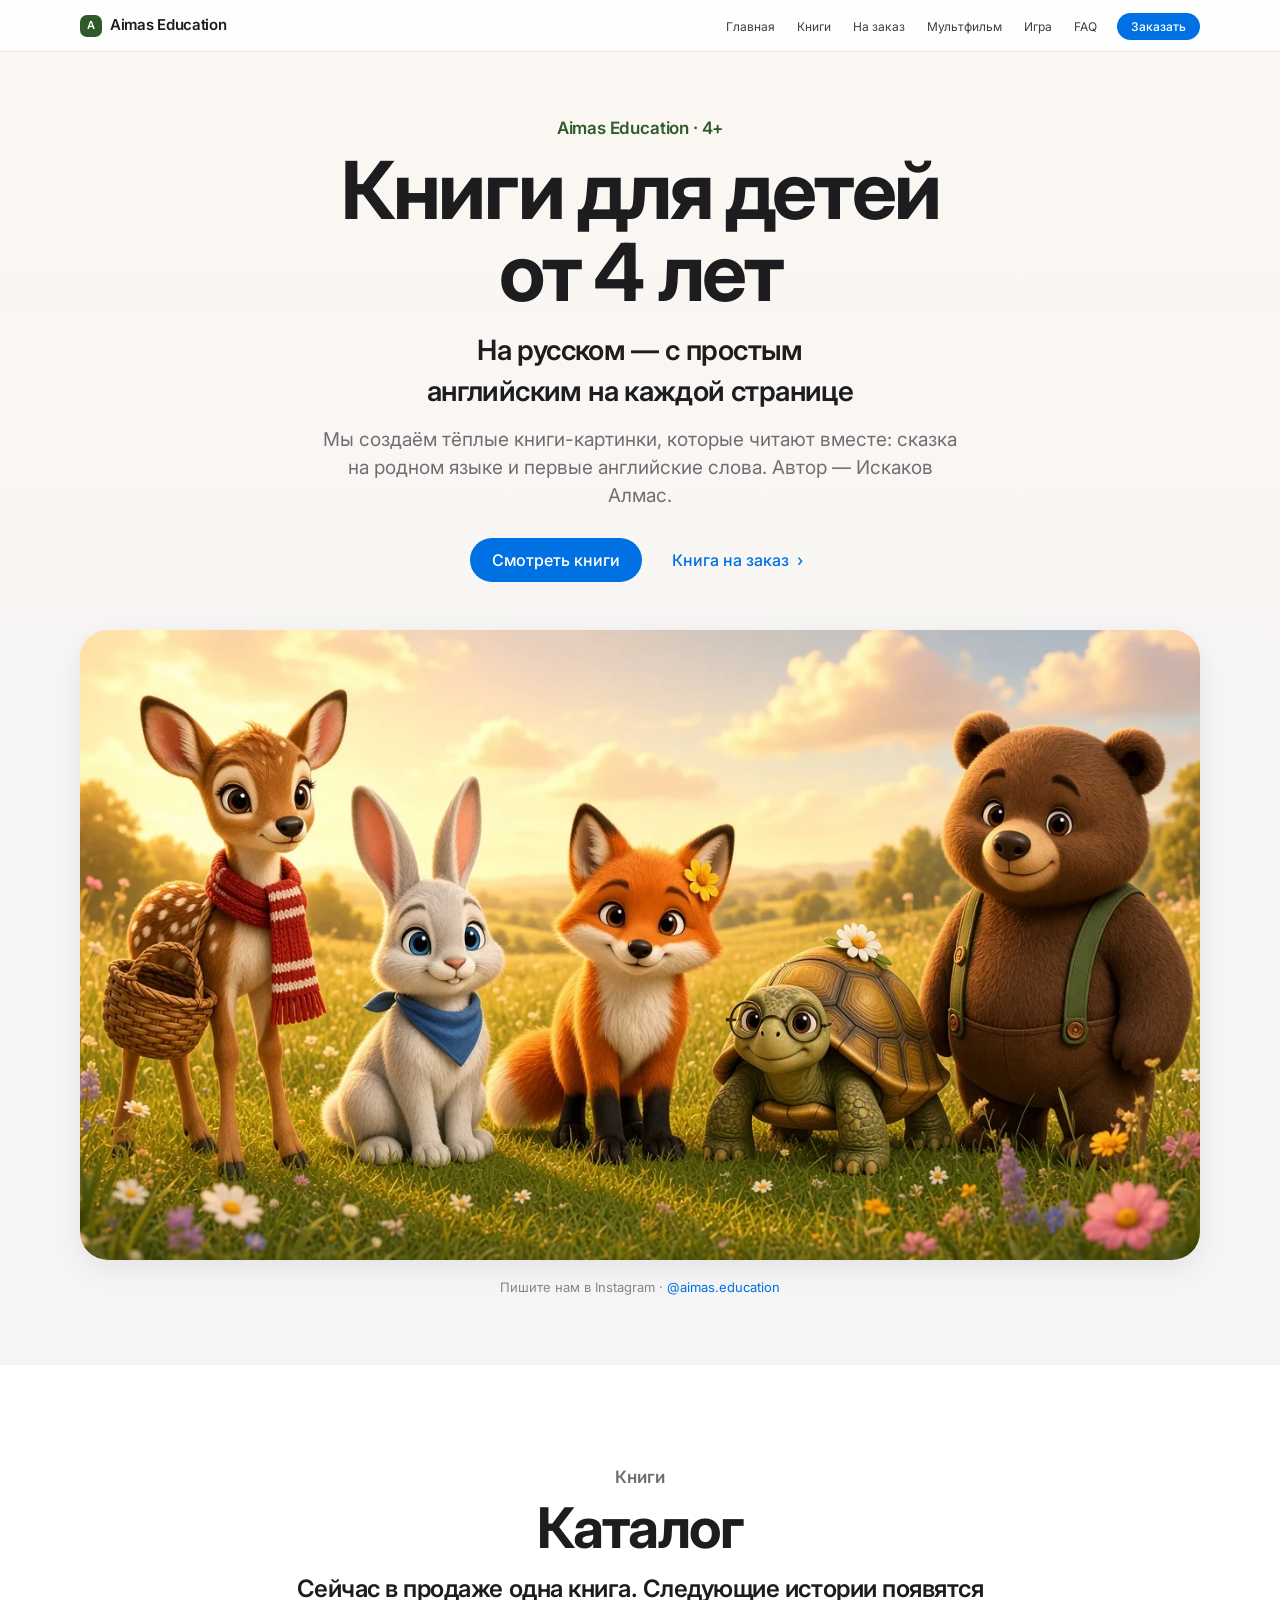
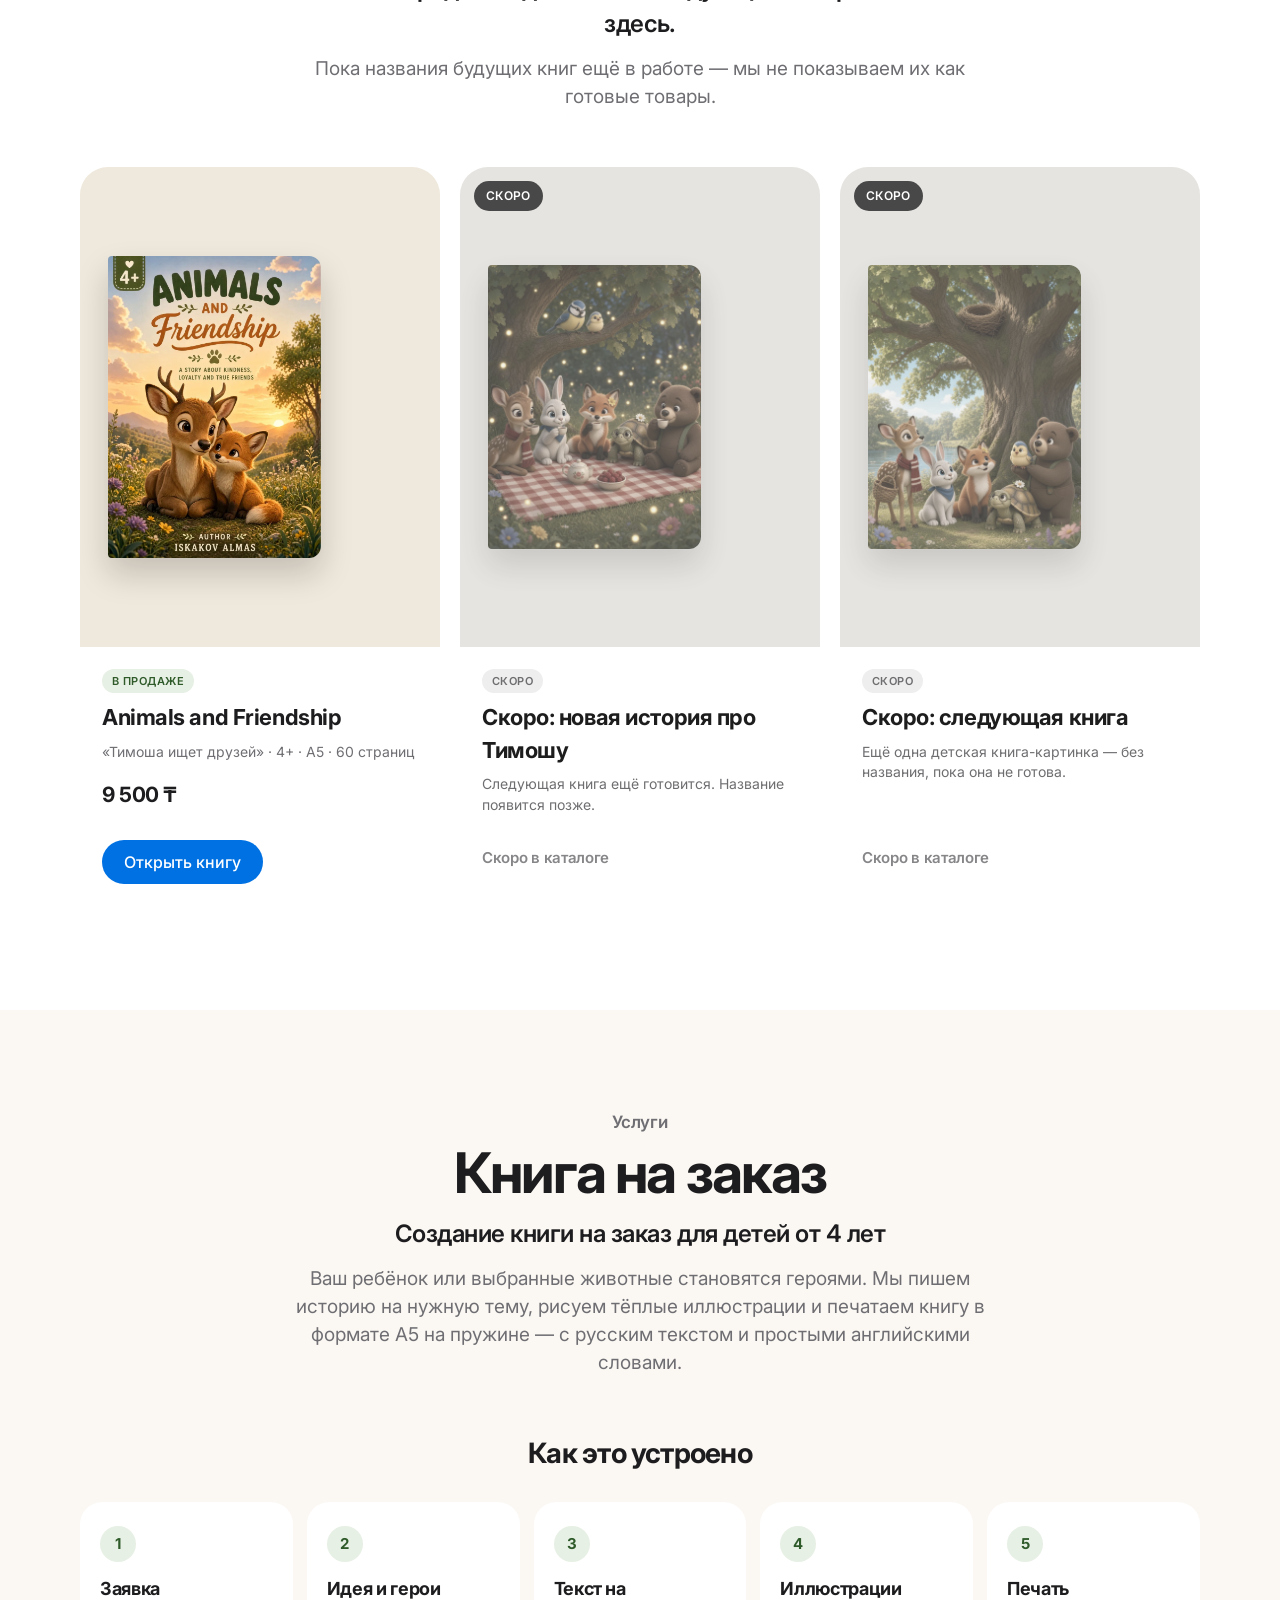
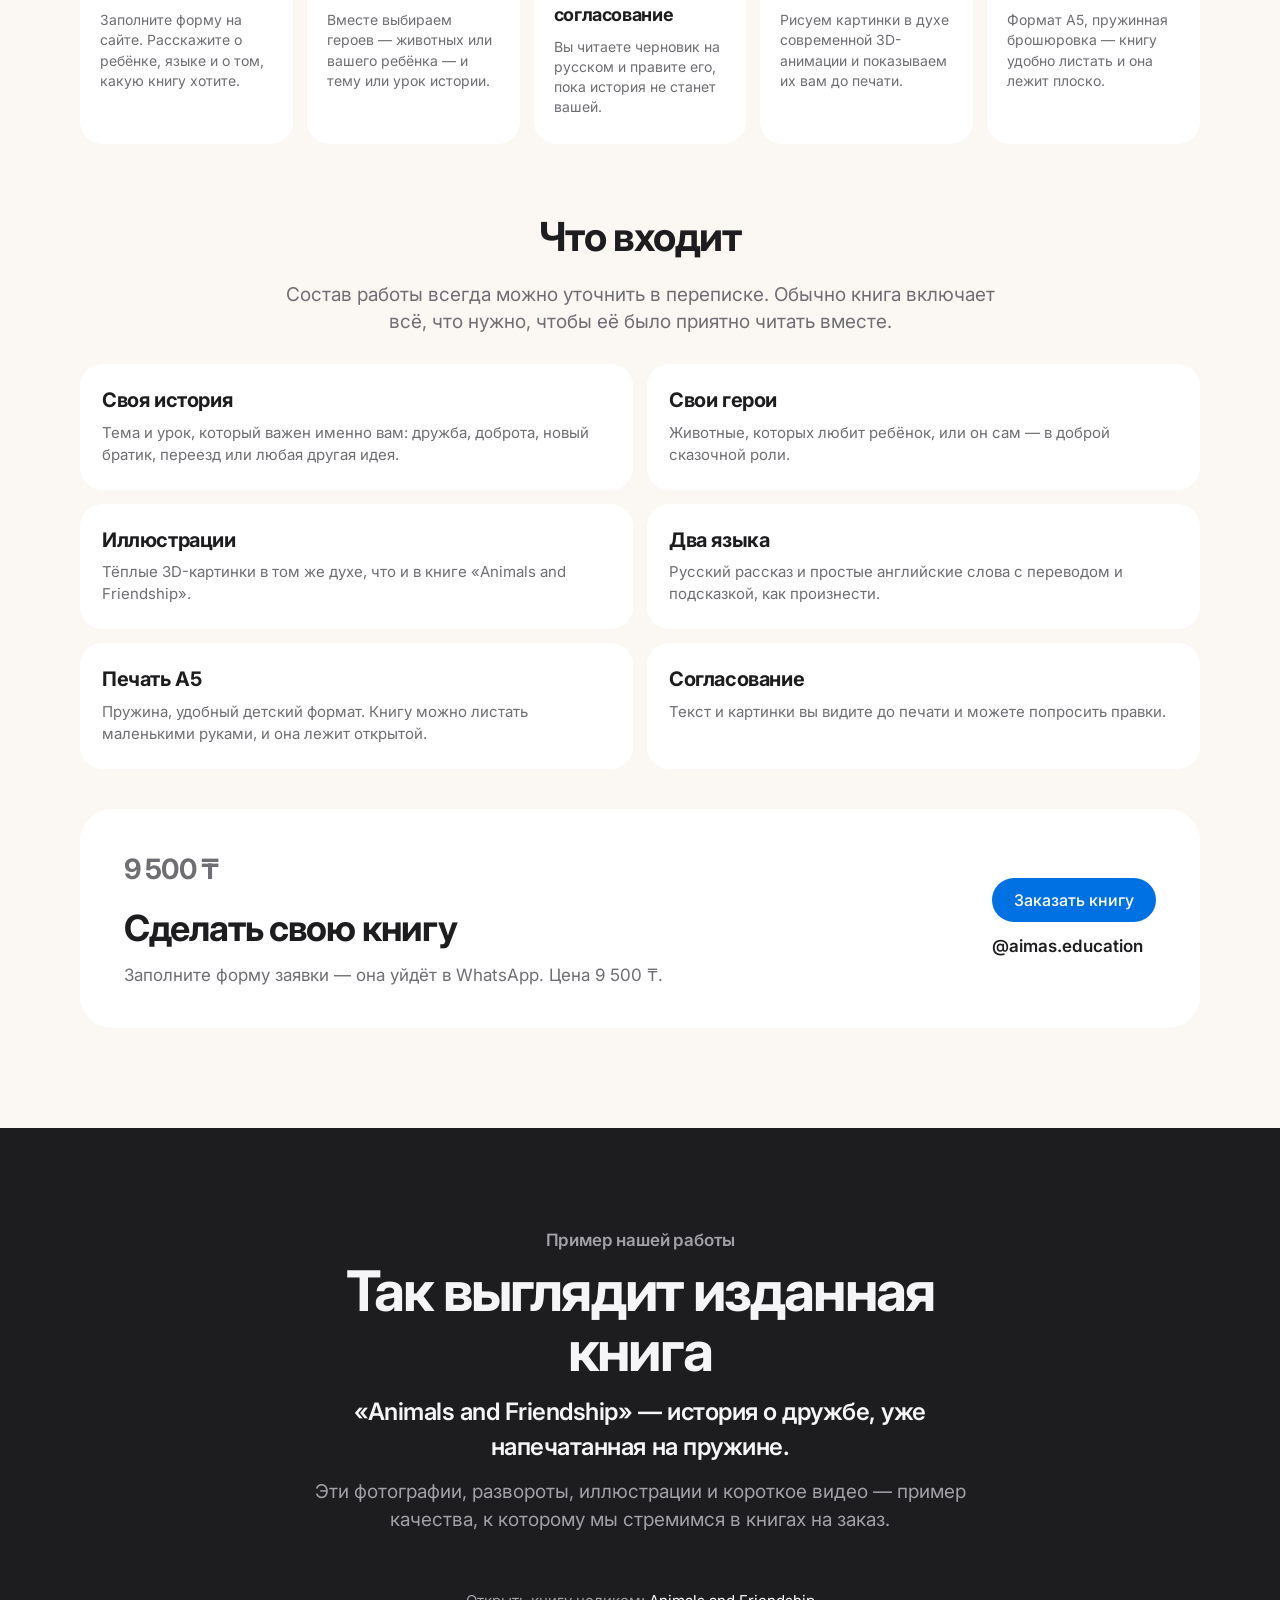
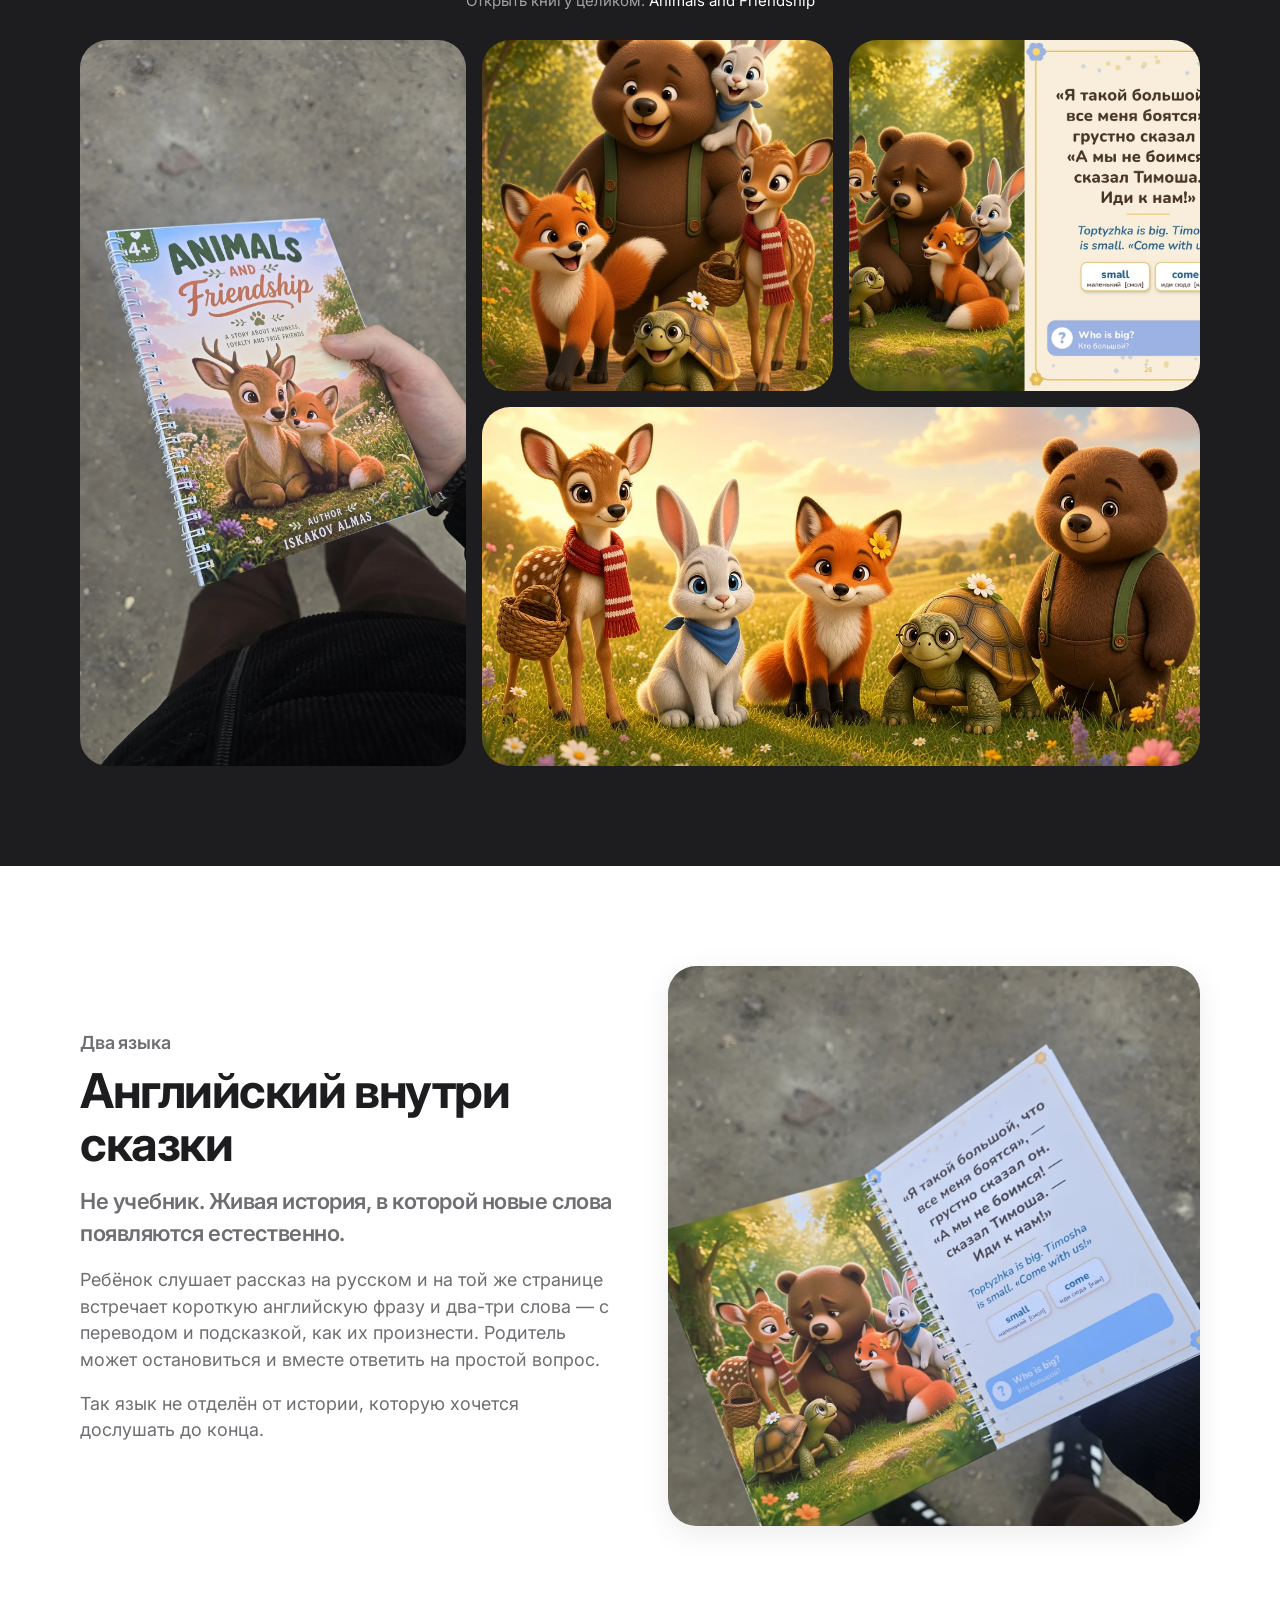
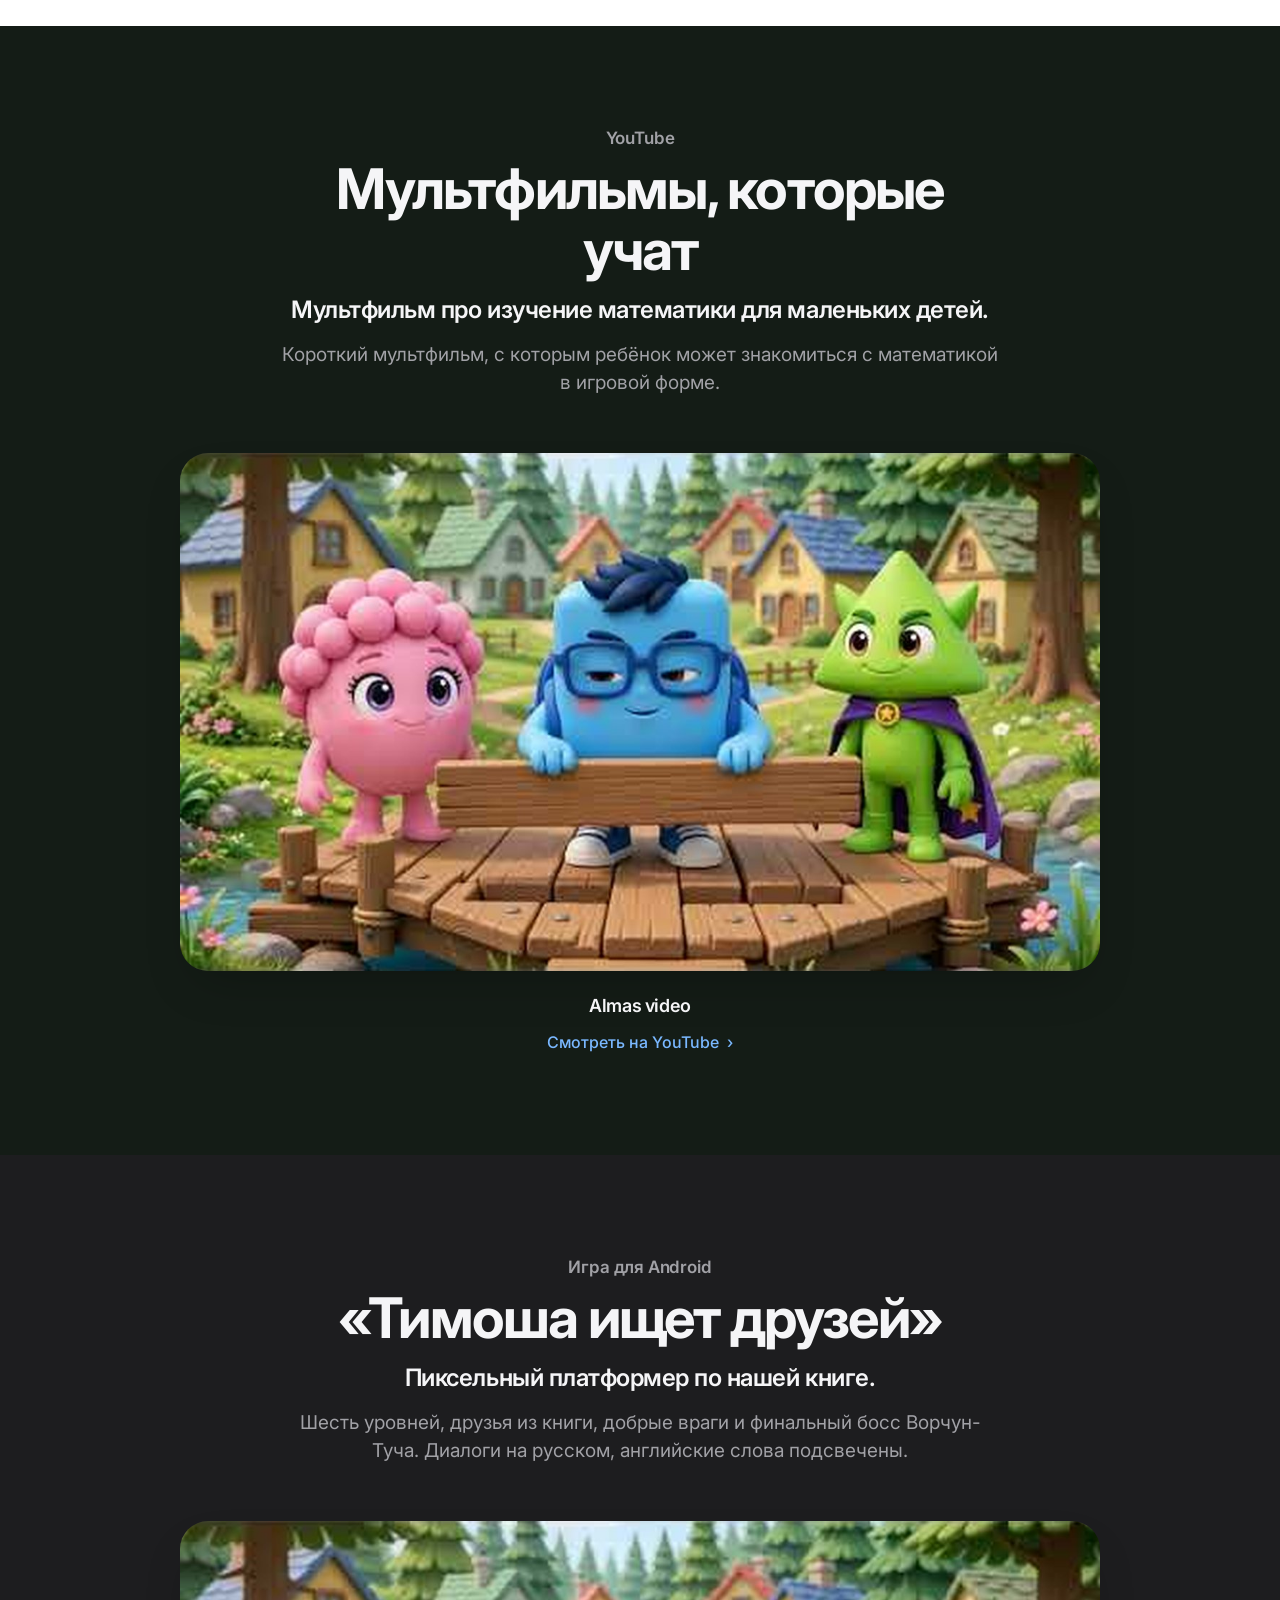
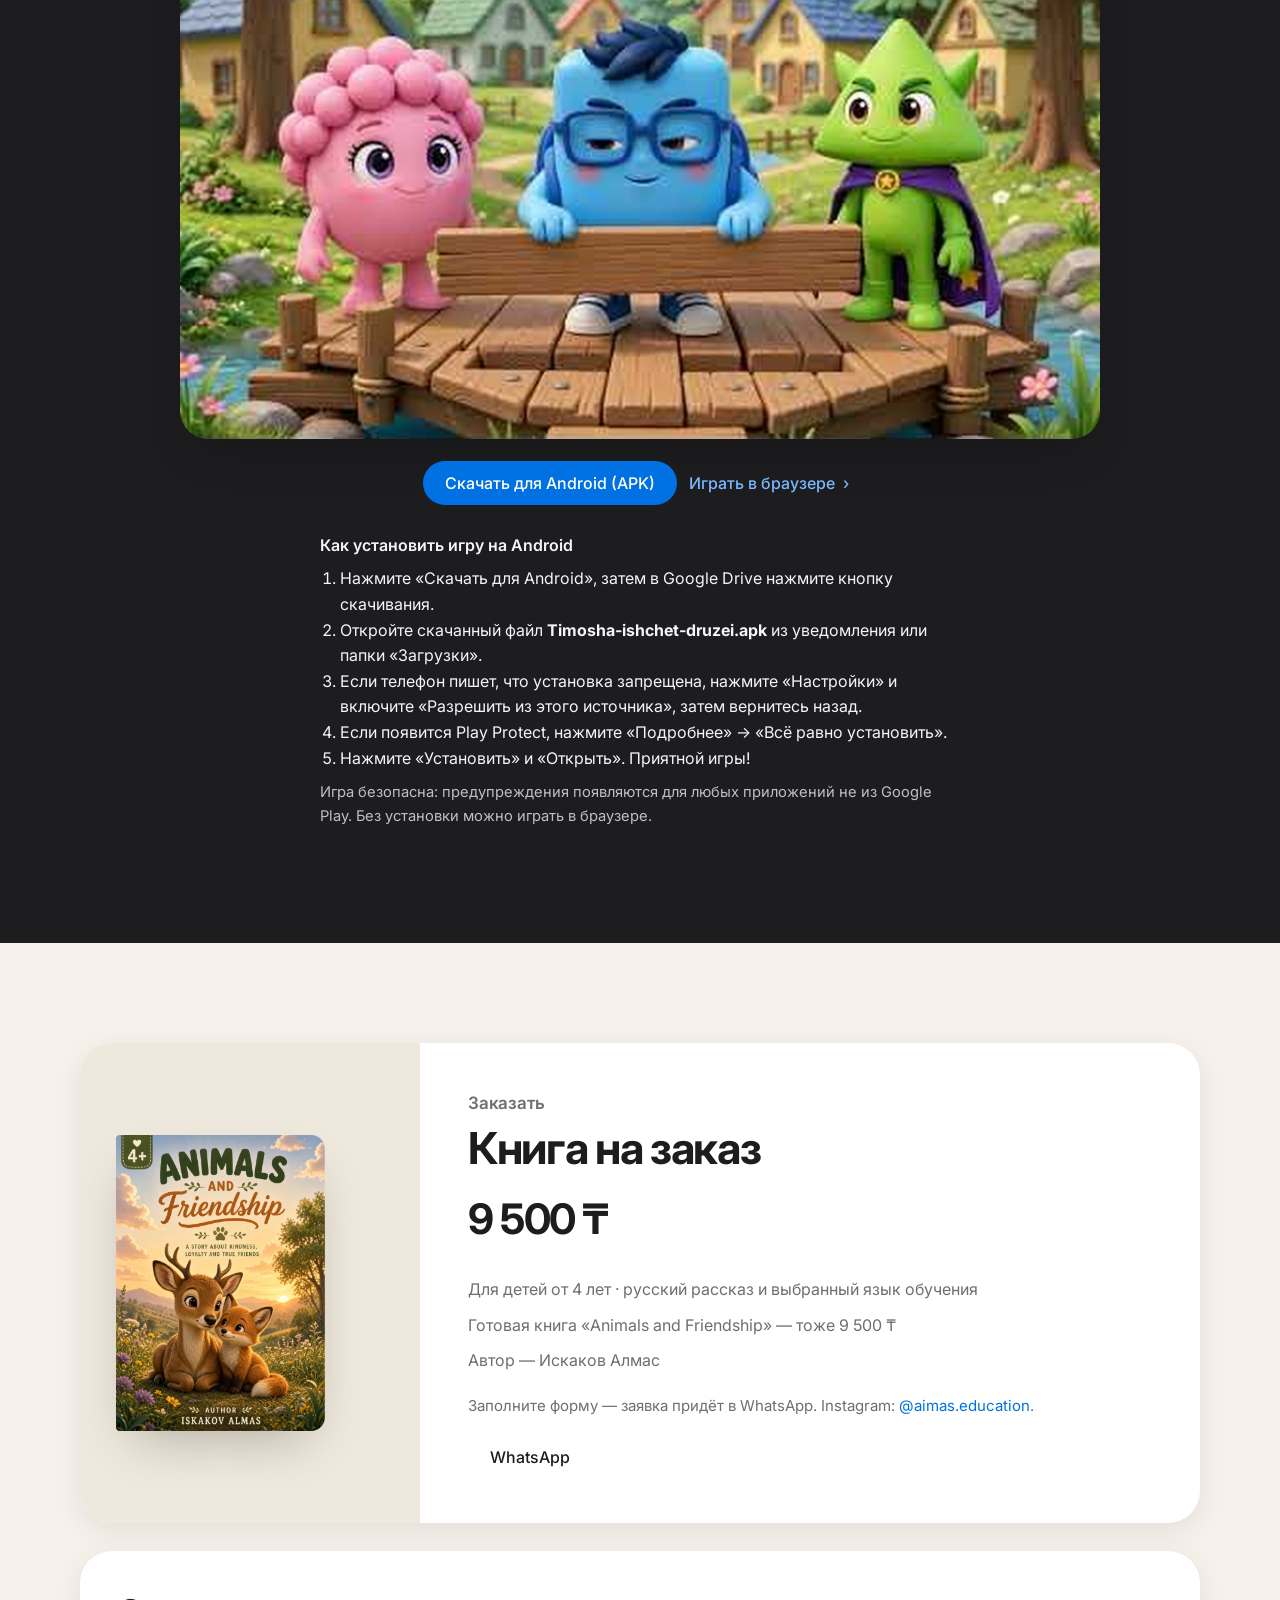
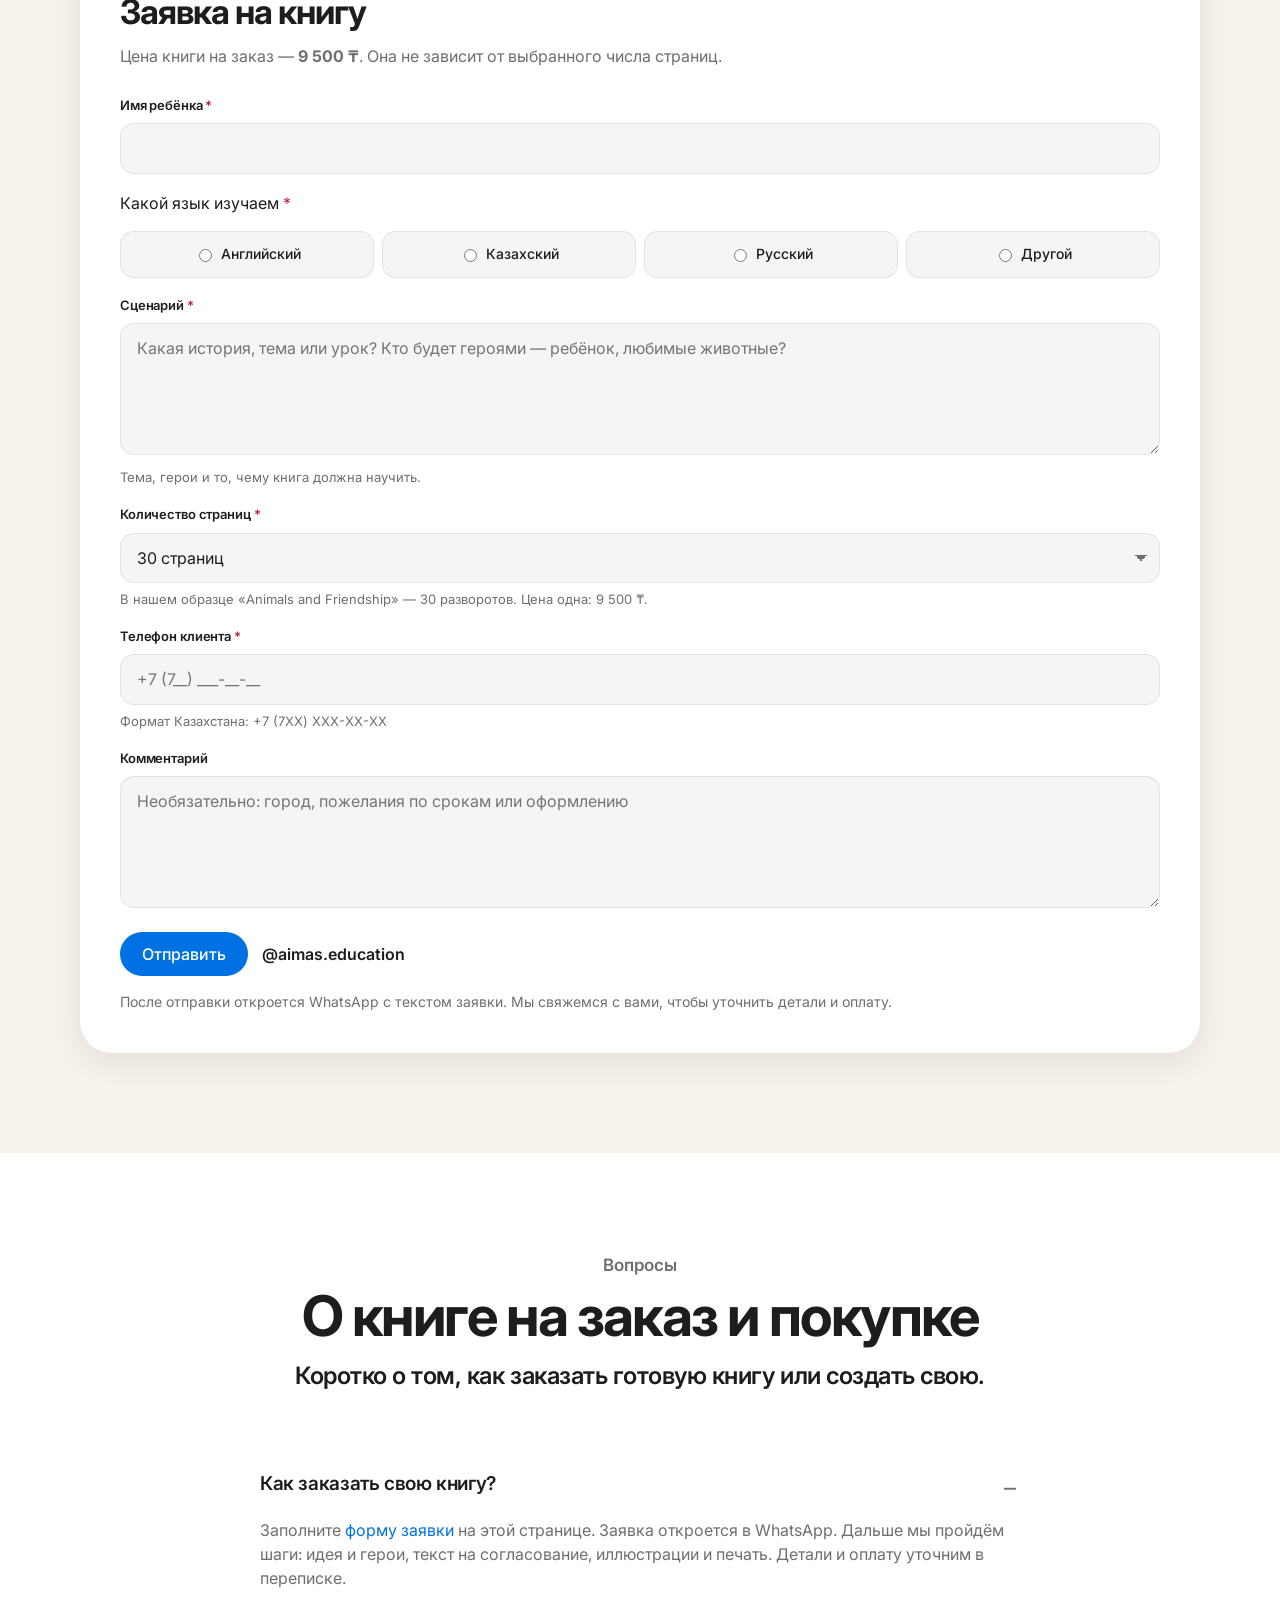
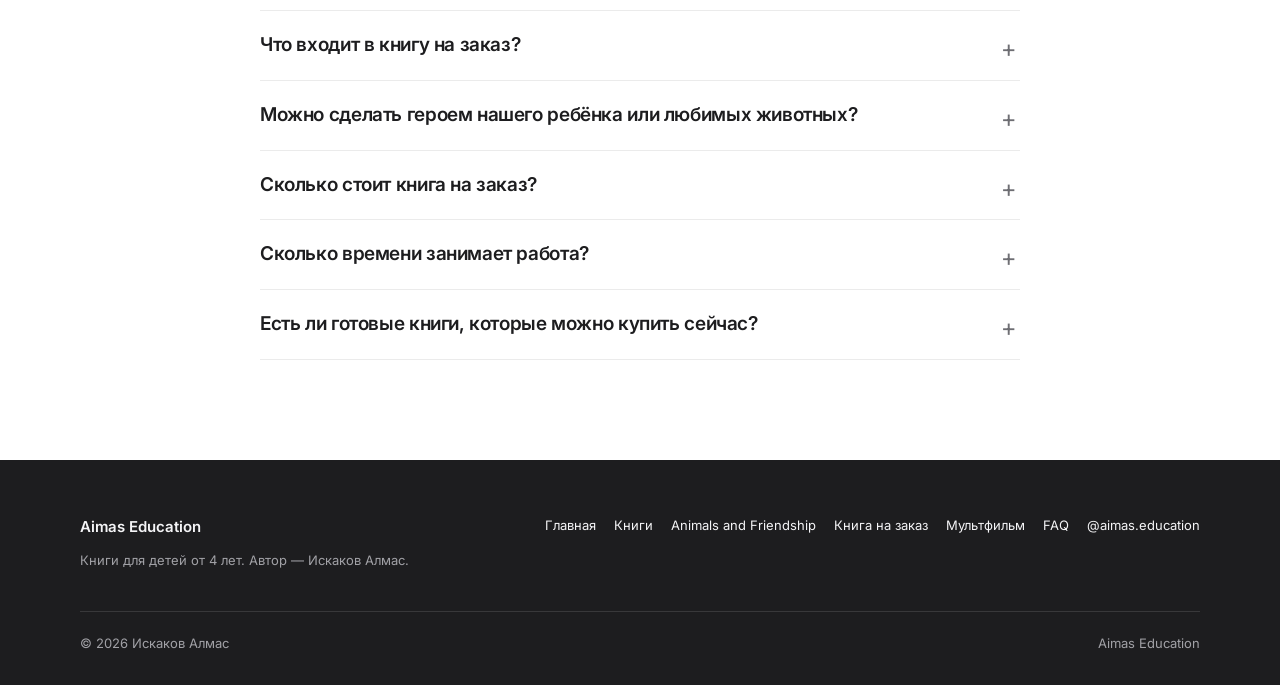
<file: index.html>
<!DOCTYPE html>
<html lang="ru">
<head>
  <meta charset="utf-8">
  <meta name="viewport" content="width=device-width, initial-scale=1">
  <title>Aimas Education — книги для детей от 4 лет</title>
  <meta name="description" content="Aimas Education — детские книги-картинки на русском языке с простым английским. Готовая книга Animals and Friendship и создание книги на заказ для детей от 4 лет. Автор Искаков Алмас.">
  <meta property="og:title" content="Aimas Education — книги для детей от 4 лет">
  <meta property="og:description" content="Тёплые книги-картинки на русском с простыми английскими словами. Автор Искаков Алмас.">
  <meta property="og:image" content="assets/img/home-hero.jpg">
  <meta name="theme-color" content="#fbf7f2">
  <link rel="icon" href="assets/img/favicon-32.png" type="image/png">
  <link rel="apple-touch-icon" href="assets/img/apple-touch.jpg">
  <link rel="preconnect" href="https://fonts.googleapis.com">
  <link rel="preconnect" href="https://fonts.gstatic.com" crossorigin>
  <link href="https://fonts.googleapis.com/css2?family=Inter:wght@400;500;600;700&display=swap" rel="stylesheet">
  <link rel="stylesheet" href="css/styles.css">
</head>
<body class="page-home">
  <a class="skip" href="#main">К содержанию</a>

  <header class="nav" id="nav">
    <div class="nav-inner">
      <a class="logo" href="index.html">
        <span class="logo-mark" aria-hidden="true">A</span>
        Aimas Education
      </a>
      <button class="nav-toggle" type="button" aria-label="Открыть меню" aria-expanded="false">
        <span></span>
      </button>
      <ul class="nav-links">
        <li><a href="index.html">Главная</a></li>
        <li><a href="index.html#books">Книги</a></li>
        <li><a href="index.html#service">На заказ</a></li>
        <li><a href="index.html#cartoons">Мультфильм</a></li>
        <li><a href="index.html#game">Игра</a></li>
        <li><a href="index.html#faq">FAQ</a></li>
        <li><a class="nav-cta" href="#order">Заказать</a></li>
      </ul>
    </div>
  </header>

  <main id="main">
    <section class="hero home-hero" id="top">
      <p class="eyebrow">Aimas Education · 4+</p>
      <h1 class="home-hero-title">Книги для детей<br>от 4 лет</h1>
      <p class="hero-sub">На русском — с простым английским на каждой странице</p>
      <p class="hero-lede">
        Мы создаём тёплые книги-картинки, которые читают вместе: сказка на родном языке
        и первые английские слова. Автор — Искаков Алмас.
      </p>
      <div class="btn-row">
        <a class="btn btn-primary" href="#books">Смотреть книги</a>
        <a class="btn btn-ghost" href="#service">Книга на заказ</a>
      </div>
      <div class="home-hero-visual" id="char-video-wrap">
        <video id="video-chars" autoplay muted loop playsinline poster="assets/img/home-hero.jpg" aria-label="Герои наших книг" hidden>
          <source src="assets/video/characters-alive.mp4" type="video/mp4">
        </video>
        <div class="kenburns" id="fallback-chars">
          <picture>
            <source srcset="assets/img/home-hero.webp" type="image/webp">
            <img src="assets/img/home-hero.jpg" width="1600" height="900" alt="Оленёнок, зайчонок, лисичка, черепашка и медвежонок на солнечной поляне">
          </picture>
        </div>
      </div>
      <p class="hero-note">Пишите нам в Instagram · <a data-ig-profile href="https://www.instagram.com/aimas.education/"><span data-ig-handle>@aimas.education</span></a></p>
    </section>

    <section class="band band-white" id="books">
      <div class="wrap">
        <header class="block-head reveal">
          <p class="eyebrow">Книги</p>
          <h2>Каталог</h2>
          <p class="subhead">Сейчас в продаже одна книга. Следующие истории появятся здесь.</p>
          <p class="body">Пока названия будущих книг ещё в работе — мы не показываем их как готовые товары.</p>
        </header>
        <div class="catalog reveal">
          <article class="product">
            <a class="shot" href="books/animals-and-friendship/index.html">
              <picture>
                <source srcset="assets/img/cover-card.webp" type="image/webp">
                <img src="assets/img/cover-card.jpg" alt="Обложка Animals and Friendship">
              </picture>
            </a>
            <div class="info">
              <span class="badge">В продаже</span>
              <h3><a href="books/animals-and-friendship/index.html" style="color:inherit;text-decoration:none">Animals and Friendship</a></h3>
              <p class="muted">«Тимоша ищет друзей» · 4+ · A5 · 60 страниц</p>
              <p class="price" data-price>9 500 ₸</p>
              <a class="btn btn-primary" href="books/animals-and-friendship/index.html">Открыть книгу</a>
            </div>
          </article>
          <article class="product soon">
            <div class="shot">
              <picture>
                <source srcset="assets/img/pages/page_29.webp" type="image/webp">
                <img src="assets/img/pages/page_29.jpg" alt="">
              </picture>
              <span class="soon-stamp">Скоро</span>
            </div>
            <div class="info">
              <span class="badge">Скоро</span>
              <h3>Скоро: новая история про Тимошу</h3>
              <p class="muted">Следующая книга ещё готовится. Название появится позже.</p>
              <p class="price">Скоро в каталоге</p>
            </div>
          </article>
          <article class="product soon">
            <div class="shot">
              <picture>
                <source srcset="assets/img/pages/page_20.webp" type="image/webp">
                <img src="assets/img/pages/page_20.jpg" alt="">
              </picture>
              <span class="soon-stamp">Скоро</span>
            </div>
            <div class="info">
              <span class="badge">Скоро</span>
              <h3>Скоро: следующая книга</h3>
              <p class="muted">Ещё одна детская книга-картинка — без названия, пока она не готова.</p>
              <p class="price">Скоро в каталоге</p>
            </div>
          </article>
        </div>
      </div>
    </section>

    <section class="band band-cream" id="service">
      <div class="wrap">
        <header class="block-head reveal">
          <p class="eyebrow">Услуги</p>
          <h2>Книга на заказ</h2>
          <p class="subhead">Создание книги на заказ для детей от 4 лет</p>
          <p class="body">Ваш ребёнок или выбранные животные становятся героями. Мы пишем историю на нужную тему, рисуем тёплые иллюстрации и печатаем книгу в формате A5 на пружине — с русским текстом и простыми английскими словами.</p>
        </header>

        <h3 class="reveal" style="text-align:center;margin:0 0 28px;font-size:28px;letter-spacing:-.028em">Как это устроено</h3>
        <ol class="steps reveal">
          <li>
            <span class="num">1</span>
            <h3>Заявка</h3>
            <p>Заполните форму на сайте. Расскажите о ребёнке, языке и о том, какую книгу хотите.</p>
          </li>
          <li>
            <span class="num">2</span>
            <h3>Идея и герои</h3>
            <p>Вместе выбираем героев — животных или вашего ребёнка — и тему или урок истории.</p>
          </li>
          <li>
            <span class="num">3</span>
            <h3>Текст на согласование</h3>
            <p>Вы читаете черновик на русском и правите его, пока история не станет вашей.</p>
          </li>
          <li>
            <span class="num">4</span>
            <h3>Иллюстрации</h3>
            <p>Рисуем картинки в духе современной 3D-анимации и показываем их вам до печати.</p>
          </li>
          <li>
            <span class="num">5</span>
            <h3>Печать</h3>
            <p>Формат A5, пружинная брошюровка — книгу удобно листать и она лежит плоско.</p>
          </li>
        </ol>

        <header class="block-head reveal" style="margin-top:64px;margin-bottom:28px">
          <h3 style="margin:0;font-size:clamp(28px,4vw,40px);letter-spacing:-.03em">Что входит</h3>
          <p class="body">Состав работы всегда можно уточнить в переписке. Обычно книга включает всё, что нужно, чтобы её было приятно читать вместе.</p>
        </header>
        <div class="included reveal">
          <article>
            <h3>Своя история</h3>
            <p>Тема и урок, который важен именно вам: дружба, доброта, новый братик, переезд или любая другая идея.</p>
          </article>
          <article>
            <h3>Свои герои</h3>
            <p>Животные, которых любит ребёнок, или он сам — в доброй сказочной роли.</p>
          </article>
          <article>
            <h3>Иллюстрации</h3>
            <p>Тёплые 3D-картинки в том же духе, что и в книге «Animals and Friendship».</p>
          </article>
          <article>
            <h3>Два языка</h3>
            <p>Русский рассказ и простые английские слова с переводом и подсказкой, как произнести.</p>
          </article>
          <article>
            <h3>Печать A5</h3>
            <p>Пружина, удобный детский формат. Книгу можно листать маленькими руками, и она лежит открытой.</p>
          </article>
          <article>
            <h3>Согласование</h3>
            <p>Текст и картинки вы видите до печати и можете попросить правки.</p>
          </article>
        </div>

        <div class="service-cta reveal">
          <div>
            <p class="price" data-custom-price>9 500 ₸</p>
            <h3>Сделать свою книгу</h3>
            <p>Заполните форму заявки — она уйдёт в WhatsApp. Цена <span data-custom-price>9 500 ₸</span>.</p>
          </div>
          <div>
            <a class="btn btn-primary" href="#order">Заказать книгу</a>
            <p class="handle-note" style="margin-top:12px">
              <a class="ig-handle" data-ig-profile href="https://www.instagram.com/aimas.education/"><span data-ig-handle>@aimas.education</span></a>
            </p>
          </div>
        </div>
      </div>
    </section>

    <section class="band band-dark" id="examples">
      <div class="wrap">
        <header class="block-head reveal">
          <p class="eyebrow">Пример нашей работы</p>
          <h2>Так выглядит изданная книга</h2>
          <p class="subhead">«Animals and Friendship» — история о дружбе, уже напечатанная на пружине.</p>
          <p class="body">Эти фотографии, развороты, иллюстрации и короткое видео — пример качества, к которому мы стремимся в книгах на заказ.</p>
        </header>
        <p class="example-note reveal">
          Открыть книгу целиком:
          <a href="books/animals-and-friendship/index.html">Animals and Friendship</a>
        </p>
        <div class="work-grid reveal">
          <figure class="tall">
            <picture>
              <source srcset="assets/img/photos/printed-cover.webp" type="image/webp">
              <img src="assets/img/photos/printed-cover.jpg" alt="Пример работы: напечатанная книга Animals and Friendship в руках">
            </picture>
          </figure>
          <figure class="sq">
            <picture>
              <source srcset="assets/img/pages/page_14.webp" type="image/webp">
              <img src="assets/img/pages/page_14.jpg" alt="Пример иллюстрации: пять друзей идут по тропинке">
            </picture>
          </figure>
          <figure class="sq">
            <picture>
              <source srcset="assets/img/spreads/spread_13.webp" type="image/webp">
              <img src="assets/img/spreads/spread_13.jpg" alt="Пример разворота: картинка слева и двуязычный текст справа">
            </picture>
          </figure>
          <figure class="wide">
            <video id="video-friends" autoplay muted loop playsinline poster="assets/img/pages/page_30.jpg" aria-label="Пример ожившей иллюстрации" hidden>
              <source src="assets/video/friends-wave.mp4" type="video/mp4">
            </video>
            <div class="kenburns" id="fallback-friends">
              <picture>
                <source srcset="assets/img/home-hero.webp" type="image/webp">
                <img src="assets/img/home-hero.jpg" alt="Пример работы: герои книги на поляне">
              </picture>
            </div>
          </figure>
        </div>
      </div>
    </section>

    <section class="band band-white" id="why">
      <div class="wrap split">
        <div class="split-copy reveal">
          <p class="eyebrow">Два языка</p>
          <h2>Английский внутри сказки</h2>
          <p class="subhead">Не учебник. Живая история, в которой новые слова появляются естественно.</p>
          <p>Ребёнок слушает рассказ на русском и на той же странице встречает короткую английскую фразу и два-три слова — с переводом и подсказкой, как их произнести. Родитель может остановиться и вместе ответить на простой вопрос.</p>
          <p>Так язык не отделён от истории, которую хочется дослушать до конца.</p>
        </div>
        <div class="split-visual reveal">
          <picture>
            <source srcset="assets/img/photos/printed-spread.webp" type="image/webp">
            <img src="assets/img/photos/printed-spread.jpg" alt="Открытый разворот книги: иллюстрация и страница с русским текстом, английской фразой и словами">
          </picture>
        </div>
      </div>
    </section>


    <section class="band band-forest" id="cartoons">
      <div class="wrap">
        <header class="block-head reveal">
          <p class="eyebrow">YouTube</p>
          <h2>Мультфильмы, которые учат</h2>
          <p class="subhead">Мультфильм про изучение математики для маленьких детей.</p>
          <p class="body">Короткий мультфильм, с которым ребёнок может знакомиться с математикой в игровой форме.</p>
        </header>
        <div class="yt-frame reveal">
          <iframe
            src="https://www.youtube-nocookie.com/embed/2NZHLDXP0JY"
            title="Almas video"
            allow="accelerometer; autoplay; clipboard-write; encrypted-media; gyroscope; picture-in-picture; web-share"
            allowfullscreen
            loading="lazy"
            referrerpolicy="strict-origin-when-cross-origin"></iframe>
        </div>
        <div class="yt-under reveal">
          <p class="yt-title">Almas video</p>
          <a class="btn btn-ghost" href="https://www.youtube.com/watch?v=2NZHLDXP0JY" target="_blank" rel="noopener noreferrer">Смотреть на YouTube</a>
        </div>
      </div>
    </section>

    <section class="band band-dark" id="game">
      <div class="wrap">
        <header class="block-head reveal">
          <p class="eyebrow">Игра для Android</p>
          <h2>«Тимоша ищет друзей»</h2>
          <p class="subhead">Пиксельный платформер по нашей книге.</p>
          <p class="body">Шесть уровней, друзья из книги, добрые враги и финальный босс Ворчун-Туча. Диалоги на русском, английские слова подсвечены.</p>
        </header>
        <div class="yt-frame reveal">
          <iframe src="https://www.youtube-nocookie.com/embed/MroiE_nVbmM" title="Тимоша ищет друзей — трейлер" allow="accelerometer; autoplay; clipboard-write; encrypted-media; gyroscope; picture-in-picture; web-share" allowfullscreen loading="lazy" referrerpolicy="strict-origin-when-cross-origin"></iframe>
        </div>
        <div class="yt-under reveal">
          <a class="btn btn-primary" href="https://drive.google.com/file/d/1QD1e9pm8_IoqeyAMNj7G2drjmKTB4PPg/view?usp=sharing" target="_blank" rel="noopener noreferrer">Скачать для Android (APK)</a>
          <a class="btn btn-ghost" href="https://revelioss.github.io/timosha-game/" target="_blank" rel="noopener noreferrer">Играть в браузере</a>
        </div>
        <div class="reveal" style="max-width:640px;margin:28px auto 0;text-align:left;line-height:1.6">
          <p style="font-weight:600;margin-bottom:8px">Как установить игру на Android</p>
          <ol style="padding-left:20px;margin:0">
            <li>Нажмите «Скачать для Android», затем в Google Drive нажмите кнопку скачивания.</li>
            <li>Откройте скачанный файл <b>Timosha-ishchet-druzei.apk</b> из уведомления или папки «Загрузки».</li>
            <li>Если телефон пишет, что установка запрещена, нажмите «Настройки» и включите «Разрешить из этого источника», затем вернитесь назад.</li>
            <li>Если появится Play Protect, нажмите «Подробнее» → «Всё равно установить».</li>
            <li>Нажмите «Установить» и «Открыть». Приятной игры!</li>
          </ol>
          <p style="opacity:.75;margin-top:10px;font-size:.92em">Игра безопасна: предупреждения появляются для любых приложений не из Google Play. Без установки можно играть в браузере.</p>
        </div>
      </div>
    </section>

    <section class="band band-warm" id="order">
      <div class="wrap">
        <div class="order-card reveal">
          <div class="order-cover">
            <picture>
              <source srcset="assets/img/cover.webp" type="image/webp">
              <img src="assets/img/cover.jpg" alt="Обложка Animals and Friendship — пример нашей работы">
            </picture>
          </div>
          <div class="order-body">
            <p class="eyebrow">Заказать</p>
            <h2>Книга на заказ</h2>
            <p class="order-price" data-custom-price>9 500 ₸</p>
            <ul class="order-list">
              <li>Для детей от 4 лет · русский рассказ и выбранный язык обучения</li>
              <li>Готовая книга «Animals and Friendship» — тоже <span data-price>9 500 ₸</span></li>
              <li>Автор — Искаков Алмас</li>
            </ul>
            <p class="handle-note">Заполните форму — заявка придёт в WhatsApp. Instagram: <a data-ig-profile href="https://www.instagram.com/aimas.education/"><span data-ig-handle>@aimas.education</span></a>.</p>
            <div class="opt-contacts" id="opt-contacts"></div>
          </div>
        </div>

        <form class="order-form reveal" id="order-form" novalidate>
          <div class="form-head">
            <h3>Заявка на книгу</h3>
            <p>Цена книги на заказ — <strong data-custom-price>9 500 ₸</strong>. Она не зависит от выбранного числа страниц.</p>
          </div>

          <div class="field">
            <label class="lbl" for="order-child">Имя ребёнка <span class="req">*</span></label>
            <input id="order-child" name="child" type="text" autocomplete="name" required>
            <p class="err">Укажите имя ребёнка</p>
          </div>

          <div class="field">
            <p class="lbl" id="lang-label">Какой язык изучаем <span class="req">*</span></p>
            <div class="lang-opts" role="radiogroup" aria-labelledby="lang-label">
              <label><input type="radio" name="language" value="Английский" required> Английский</label>
              <label><input type="radio" name="language" value="Казахский"> Казахский</label>
              <label><input type="radio" name="language" value="Русский"> Русский</label>
              <label><input type="radio" name="language" value="Другой"> Другой</label>
            </div>
            <p class="err">Выберите язык</p>
            <div id="lang-other-wrap" class="field" style="margin:10px 0 0">
              <label class="lbl" for="order-lang-other">Какой именно язык <span class="req">*</span></label>
              <input id="order-lang-other" name="language_other" type="text">
              <p class="err">Напишите, какой язык изучаем</p>
            </div>
          </div>

          <div class="field">
            <label class="lbl" for="order-script">Сценарий <span class="req">*</span></label>
            <textarea id="order-script" name="script" required placeholder="Какая история, тема или урок? Кто будет героями — ребёнок, любимые животные?"></textarea>
            <p class="hint">Тема, герои и то, чему книга должна научить.</p>
            <p class="err">Расскажите, какую историю вы хотите</p>
          </div>

          <div class="field">
            <label class="lbl" for="order-pages">Количество страниц <span class="req">*</span></label>
            <select id="order-pages" name="pages" required>
              <option value="" disabled>Выберите</option>
              <option value="20">20 страниц</option>
              <option value="30" selected>30 страниц</option>
              <option value="40">40 страниц</option>
            </select>
            <p class="hint">В нашем образце «Animals and Friendship» — 30 разворотов. Цена одна: <span data-custom-price>9 500 ₸</span>.</p>
            <p class="err">Выберите количество страниц</p>
          </div>

          <div class="field">
            <label class="lbl" for="order-phone">Телефон клиента <span class="req">*</span></label>
            <input id="order-phone" name="phone" type="tel" inputmode="tel" autocomplete="tel" placeholder="+7 (7__) ___-__-__" required>
            <p class="hint">Формат Казахстана: +7 (7XX) XXX-XX-XX</p>
            <p class="err">Введите номер в формате +7 (7XX) XXX-XX-XX</p>
          </div>

          <div class="field">
            <label class="lbl" for="order-notes">Комментарий</label>
            <textarea id="order-notes" name="notes" placeholder="Необязательно: город, пожелания по срокам или оформлению"></textarea>
          </div>

          <div class="form-actions">
            <button class="btn btn-primary" type="submit">Отправить</button>
            <a class="ig-handle" data-ig-profile href="https://www.instagram.com/aimas.education/"><span data-ig-handle>@aimas.education</span></a>
          </div>
          <p class="form-note">После отправки откроется WhatsApp с текстом заявки. Мы свяжемся с вами, чтобы уточнить детали и оплату.</p>
        </form>

      </div>
    </section>

    <section class="band band-white" id="faq">
      <div class="wrap">
        <header class="block-head reveal">
          <p class="eyebrow">Вопросы</p>
          <h2>О книге на заказ и покупке</h2>
          <p class="subhead">Коротко о том, как заказать готовую книгу или создать свою.</p>
        </header>
        <div class="faq reveal">
          <div class="faq-item" open>
            <button type="button">Как заказать свою книгу?</button>
            <div class="ans">Заполните <a href="#order">форму заявки</a> на этой странице. Заявка откроется в WhatsApp. Дальше мы пройдём шаги: идея и герои, текст на согласование, иллюстрации и печать. Детали и оплату уточним в переписке.</div>
          </div>
          <div class="faq-item">
            <button type="button">Что входит в книгу на заказ?</button>
            <div class="ans">История на выбранную тему, герои по вашему желанию, иллюстрации в духе современной 3D-анимации, русский текст с простыми английскими словами и печать в формате A5 на пружине. Точный состав работы уточним в переписке.</div>
          </div>
          <div class="faq-item">
            <button type="button">Можно сделать героем нашего ребёнка или любимых животных?</button>
            <div class="ans">Да. Героями могут быть выбранные животные или сам ребёнок — в доброй сказочной роли. Тему и урок истории тоже выбираете вы.</div>
          </div>
          <div class="faq-item">
            <button type="button">Сколько стоит книга на заказ?</button>
            <div class="ans">Книга на заказ стоит <span data-custom-price>9 500 ₸</span>. Готовая книга «Animals and Friendship» — тоже <span data-price>9 500 ₸</span>.</div>
          </div>
          <div class="faq-item">
            <button type="button">Сколько времени занимает работа?</button>
            <div class="ans">Сроки зависят от истории и количества иллюстраций. Мы не называем общую цифру заранее — обсудим их в переписке, когда будет понятна заявка.</div>
          </div>
          <div class="faq-item">
            <button type="button">Есть ли готовые книги, которые можно купить сейчас?</button>
            <div class="ans">Да. Сейчас в продаже «Animals and Friendship» / «Тимоша ищет друзей» — <span data-price>9 500 ₸</span>. Это двуязычная книга-картинка для детей от 4 лет. <a href="books/animals-and-friendship/index.html">Открыть страницу книги</a>.</div>
          </div>
        </div>
      </div>
    </section>
  </main>

  <footer class="footer">
    <div class="wrap">
      <div class="footer-top">
        <div>
          <div class="footer-brand">Aimas Education</div>
          <p>Книги для детей от 4 лет. Автор — Искаков Алмас.</p>
        </div>
        <nav>
          <a href="index.html">Главная</a>
          <a href="index.html#books">Книги</a>
          <a href="books/animals-and-friendship/index.html">Animals and Friendship</a>
          <a href="index.html#service">Книга на заказ</a>
          <a href="index.html#cartoons">Мультфильм</a>
          <a href="index.html#faq">FAQ</a>
          <a data-ig-profile href="https://www.instagram.com/aimas.education/"><span data-ig-handle>@aimas.education</span></a>
        </nav>
      </div>
      <div class="footer-bottom">
        <span>© 2026 Искаков Алмас</span>
        <span>Aimas Education</span>
      </div>
    </div>
  </footer>

  <div class="buybar">
    <div>
      <span class="s">Книга на заказ</span>
      <span class="p" data-custom-price>9 500 ₸</span>
    </div>
    <a class="btn btn-primary" href="#order">Заказать</a>
  </div>

  <script src="js/main.js"></script>
</body>
</html>
</file>
<file: css/styles.css>
/* Animals and Friendship — Almas Books
   Apple-inspired editorial layout */

:root {
  --bg: #f5f5f7;
  --bg-white: #ffffff;
  --bg-warm: #f6f1ea;
  --bg-cream: #fbf7f2;
  --bg-dark: #1d1d1f;
  --bg-forest: #141c16;
  --bg-elev: #2a2a2d;
  --text: #1d1d1f;
  --text-2: #6e6e73;
  --text-3: #86868b;
  --inv: #f5f5f7;
  --inv-2: #a1a1a6;
  --blue: #0071e3;
  --blue-h: #0077ed;
  --green: #2f5b2b;
  --green-soft: #e7f0e4;
  --terra: #b4532a;
  --gold: #c4923a;
  --line: rgba(0,0,0,.08);
  --line-inv: rgba(255,255,255,.12);
  --shadow: 0 22px 50px -18px rgba(0,0,0,.28);
  --shadow-soft: 0 8px 30px rgba(0,0,0,.08);
  --r-xl: 28px;
  --r-l: 22px;
  --r-m: 16px;
  --nav-h: 52px;
  --wrap: 1120px;
  --wrap-n: 980px;
  --font: -apple-system, BlinkMacSystemFont, "Inter", "Segoe UI", Roboto, Helvetica, Arial, sans-serif;
  --ease: cubic-bezier(.22,1,.36,1);
}

*, *::before, *::after { box-sizing: border-box; }
html { scroll-behavior: smooth; scroll-padding-top: calc(var(--nav-h) + 10px); }
@media (prefers-reduced-motion: reduce) {
  html { scroll-behavior: auto; }
  .reveal { opacity: 1 !important; transform: none !important; transition: none !important; }
  .kenburns img { animation: none !important; }
}
html, body { margin: 0; padding: 0; }
body {
  font-family: var(--font);
  color: var(--text);
  background: var(--bg);
  line-height: 1.47;
  -webkit-font-smoothing: antialiased;
  text-rendering: optimizeLegibility;
}
img, video { max-width: 100%; display: block; }
button, a { -webkit-tap-highlight-color: transparent; }
a { color: var(--blue); text-decoration: none; }
a:hover { text-decoration: underline; }

.skip {
  position: absolute; left: -999px; top: 0;
  background: #000; color: #fff; padding: 8px 16px; z-index: 200;
}
.skip:focus { left: 12px; top: 12px; }

.wrap {
  width: min(var(--wrap), calc(100% - 40px));
  margin: 0 auto;
}
.wrap-n { width: min(var(--wrap-n), calc(100% - 40px)); margin: 0 auto; }

/* ---------- Nav ---------- */
.nav {
  position: sticky; top: 0; z-index: 50;
  height: var(--nav-h);
  display: flex; align-items: center;
  backdrop-filter: saturate(180%) blur(20px);
  -webkit-backdrop-filter: saturate(180%) blur(20px);
  background: rgba(255,255,255,.86);
  border-bottom: 1px solid var(--line);
}
.nav-inner {
  width: min(1120px, calc(100% - 32px));
  margin: 0 auto;
  display: flex; align-items: center; gap: 18px;
}
.logo {
  display: flex; align-items: center; gap: 8px;
  color: var(--text); text-decoration: none; font-weight: 600;
  letter-spacing: -.02em; font-size: 15px;
}
.logo:hover { text-decoration: none; opacity: .7; }
.logo-mark {
  width: 22px; height: 22px; border-radius: 7px;
  background: var(--green); color: #fff;
  display: grid; place-items: center; font-size: 11px;
}
.nav-links {
  display: flex; align-items: center; gap: 2px;
  margin-left: auto; list-style: none; padding: 0;
}
.nav-links a {
  color: var(--text); text-decoration: none;
  font-size: 12px; padding: 6px 10px; border-radius: 980px;
  opacity: .85;
}
.nav-links a:hover { background: rgba(0,0,0,.05); text-decoration: none; opacity: 1; }
.nav-cta {
  margin-left: 8px;
  background: var(--blue); color: #fff !important;
  padding: 6px 14px !important; font-weight: 500;
  opacity: 1 !important;
}
.nav-cta:hover { background: var(--blue-h); }
.nav-toggle {
  display: none; margin-left: auto;
  width: 36px; height: 36px; border: 0; background: transparent;
  border-radius: 10px; cursor: pointer;
}
.nav-toggle span, .nav-toggle span::before, .nav-toggle span::after {
  display: block; width: 16px; height: 1.5px; background: var(--text); position: relative;
}
.nav-toggle span::before, .nav-toggle span::after {
  content: ""; position: absolute; left: 0;
}
.nav-toggle span::before { top: -5px; }
.nav-toggle span::after { top: 5px; }

/* ---------- Buttons ---------- */
[hidden] { display: none !important; }
.btn {
  display: inline-flex; align-items: center; justify-content: center; gap: 8px;
  height: 44px; padding: 0 22px; border-radius: 980px;
  font: 500 16px/1 var(--font); border: 0; cursor: pointer;
  text-decoration: none !important; transition: background .2s var(--ease), transform .2s var(--ease);
}
.btn-primary { background: var(--blue); color: #fff; }
.btn-primary:hover { background: var(--blue-h); }
.btn-ghost {
  background: transparent; color: var(--blue);
  padding: 0 8px; height: auto;
}
.btn-ghost::after { content: " ›"; }
.btn-light { background: #fff; color: var(--text); }
.btn-light:hover { background: #f0f0f2; }
.btn-row { display: flex; flex-wrap: wrap; align-items: center; gap: 14px 22px; }

/* ---------- Hero ---------- */
.hero {
  background: linear-gradient(180deg, #fbf7f2 0%, #f5f5f7 100%);
  padding: 56px 0 32px;
  text-align: center;
}
.eyebrow {
  font-size: 17px; font-weight: 600; color: var(--text-2);
  letter-spacing: -.01em; margin: 0 0 8px;
}
.hero .eyebrow { color: var(--green); }
.hero-title {
  margin: 0;
  font-size: clamp(40px, 7vw, 80px);
  font-weight: 700; letter-spacing: -.035em; line-height: .95;
}
.hero-title .line-a { display: block; color: var(--green); }
.hero-title .line-and {
  display: inline-block; font-weight: 500; font-size: .38em;
  letter-spacing: .18em; text-transform: uppercase;
  color: var(--green); vertical-align: middle; margin: 0 .35em;
}
.hero-title .line-f {
  display: block; color: var(--terra);
  font-weight: 600; font-style: italic; letter-spacing: -.03em;
}
.hero-sub {
  margin: 18px auto 0;
  font-size: clamp(19px, 2.4vw, 28px);
  font-weight: 600; letter-spacing: -.022em; color: var(--text);
  max-width: 16em;
}
.hero-lede {
  margin: 14px auto 0;
  max-width: 34em;
  font-size: 19px; color: var(--text-2); font-weight: 400;
}
.hero-meta {
  margin: 22px 0 0;
  display: flex; justify-content: center; flex-wrap: wrap; gap: 8px 10px;
}
.pill {
  display: inline-flex; align-items: center; gap: 6px;
  background: #fff; border: 1px solid var(--line);
  border-radius: 980px; padding: 6px 12px;
  font-size: 13px; color: var(--text-2); font-weight: 500;
}
.pill strong { color: var(--text); font-weight: 600; }
.hero .btn-row { justify-content: center; margin-top: 28px; }
.hero-cover {
  margin: 48px auto 0;
  width: min(420px, 78vw);
  filter: drop-shadow(var(--shadow));
}
.hero-cover img {
  width: 100%; height: auto; border-radius: 6px 18px 18px 6px;
}
.hero-note {
  margin: 18px auto 28px;
  font-size: 13px; color: var(--text-3);
}

/* ---------- Bands ---------- */
.band { padding: 100px 0; }
.band-sm { padding: 72px 0; }
.band-dark { background: var(--bg-dark); color: var(--inv); }
.band-forest { background: var(--bg-forest); color: var(--inv); }
.band-warm { background: var(--bg-warm); }
.band-white { background: var(--bg-white); }
.band-cream { background: var(--bg-cream); }

.block-head { text-align: center; margin: 0 auto 56px; max-width: 720px; }
.block-head h2, .h-display {
  margin: 0;
  font-size: clamp(36px, 5.4vw, 56px);
  font-weight: 700; letter-spacing: -.032em; line-height: 1.08;
}
.block-head .subhead {
  margin: 12px 0 0;
  font-size: clamp(19px, 2.2vw, 24px);
  font-weight: 600; letter-spacing: -.02em; color: var(--text);
}
.band-dark .block-head .subhead,
.band-forest .block-head .subhead { color: var(--inv); }
.block-head .body, .lede {
  margin: 14px auto 0;
  font-size: 19px; line-height: 1.47; color: var(--text-2);
  max-width: 38em;
}
.band-dark .block-head .body,
.band-dark .lede,
.band-forest .block-head .body,
.band-forest .lede { color: var(--inv-2); }
.band-dark .eyebrow, .band-forest .eyebrow { color: var(--inv-2); }

/* ---------- Photos ---------- */
.photo-grid {
  display: grid; grid-template-columns: 1fr 1fr; gap: 20px;
}
.photo-card {
  border-radius: var(--r-xl); overflow: hidden;
  background: #111; aspect-ratio: 4/5;
}
.photo-card img {
  width: 100%; height: 100%; object-fit: cover; object-position: center 30%;
}
.photo-caption {
  text-align: center; margin: 18px auto 0;
  color: var(--inv-2); font-size: 14px;
}

/* ---------- Story split ---------- */
.split {
  display: grid; grid-template-columns: 1fr 1fr; gap: 56px; align-items: center;
}
.split-copy h2 {
  margin: 8px 0 0;
  font-size: clamp(32px, 4vw, 48px);
  font-weight: 700; letter-spacing: -.03em; line-height: 1.1;
}
.split-copy .subhead {
  margin: 14px 0 0;
  font-size: 22px; font-weight: 600; letter-spacing: -.02em;
}
.split-copy p { color: var(--text-2); font-size: 18px; }
.split-visual img {
  width: 100%; height: 560px; object-fit: cover; object-position: center 32%;
  border-radius: var(--r-xl);
  box-shadow: var(--shadow-soft);
}
.split-visual.lift img { box-shadow: var(--shadow); }

/* ---------- Characters ---------- */
.char-hero {
  border-radius: var(--r-xl); overflow: hidden;
  background: #f3ead9; margin-bottom: 36px;
  aspect-ratio: 16/9;
}
.char-hero { position: relative; }
.char-hero img, .char-hero video, .char-hero .kenburns, .char-hero .kenburns img {
  width: 100%; height: 100%; object-fit: cover; object-position: center 70%;
}
.char-grid {
  display: grid;
  grid-template-columns: repeat(3, 1fr);
  gap: 18px;
}
.char-card {
  background: var(--bg-white);
  border-radius: var(--r-l);
  overflow: hidden;
  box-shadow: 0 1px 0 var(--line);
}
.char-card img {
  width: 100%; aspect-ratio: 4/5; object-fit: cover;
}
.char-card .pad { padding: 16px 18px 20px; }
.char-card h3 { margin: 0; font-size: 22px; letter-spacing: -.02em; }
.char-card .who { margin: 2px 0 8px; color: var(--terra); font-size: 13px; font-weight: 600; }
.char-card p { margin: 0; color: var(--text-2); font-size: 14px; line-height: 1.45; }

/* ---------- Gallery / look inside ---------- */
.viewer {
  background: var(--bg-white);
  border-radius: var(--r-xl);
  padding: 28px 28px 22px;
  box-shadow: var(--shadow-soft);
}
.viewer-toolbar {
  display: flex; align-items: center; justify-content: space-between;
  gap: 12px; margin-bottom: 18px; flex-wrap: wrap;
}
.seg {
  display: inline-flex; background: var(--bg); border-radius: 980px; padding: 3px;
}
.seg button {
  border: 0; background: transparent; height: 34px; padding: 0 14px;
  border-radius: 980px; font: 500 13px var(--font); color: var(--text-2); cursor: pointer;
}
.seg button[aria-pressed="true"] { background: #fff; color: var(--text); box-shadow: 0 1px 3px rgba(0,0,0,.08); }
.viewer-count { font-size: 13px; color: var(--text-2); font-variant-numeric: tabular-nums; }

.stage {
  position: relative;
  display: grid; place-items: center;
  min-height: 420px;
  background: #f3eee8;
  border-radius: 18px;
  overflow: hidden;
}
.stage img {
  max-height: 640px; width: auto; max-width: 100%;
  margin: 0 auto; cursor: zoom-in;
}
.stage.is-spread img { width: 100%; max-height: none; }
.nav-arrow {
  position: absolute; top: 50%; transform: translateY(-50%);
  width: 44px; height: 44px; border-radius: 50%;
  border: 0; background: rgba(255,255,255,.92);
  box-shadow: 0 4px 16px rgba(0,0,0,.12);
  cursor: pointer; font-size: 22px; color: var(--text);
  display: grid; place-items: center;
}
.nav-arrow:hover { background: #fff; }
.nav-arrow.prev { left: 14px; }
.nav-arrow.next { right: 14px; }

.viewer-caption { padding: 22px 8px 4px; text-align: center; }
.viewer-caption .ru {
  margin: 0; font-size: 20px; font-weight: 600; letter-spacing: -.02em; line-height: 1.35;
}
.viewer-caption .en {
  margin: 8px 0 0; color: var(--blue); font-size: 16px;
}
.vocab {
  display: flex; flex-wrap: wrap; justify-content: center; gap: 8px;
  margin: 16px 0 0; padding: 0;
}
.vocab li {
  list-style: none;
  background: var(--green-soft);
  border-radius: 12px; padding: 8px 12px;
  font-size: 13px; color: var(--text);
}
.vocab li strong { display: block; font-size: 14px; }
.vocab .tr { color: var(--text-2); }
.ask {
  margin: 14px auto 0; display: inline-flex; gap: 8px; align-items: center;
  background: #e8f1fb; color: #1d4e89; border-radius: 980px;
  padding: 8px 14px; font-size: 14px; font-weight: 500;
}

.thumbs {
  display: flex; gap: 8px; overflow-x: auto;
  padding: 18px 2px 6px; scroll-snap-type: x mandatory;
  -webkit-overflow-scrolling: touch;
}
.thumbs button {
  flex: 0 0 64px; padding: 0; border: 2px solid transparent;
  border-radius: 10px; overflow: hidden; cursor: pointer; background: #eee;
  scroll-snap-align: start;
}
.thumbs button[aria-current="true"] { border-color: var(--blue); }
.thumbs img { width: 64px; height: 84px; object-fit: cover; }

/* ---------- Video ---------- */
.video-frame {
  width: min(720px, calc(100% - 40px));
  margin: 0 auto;
  border-radius: var(--r-xl); overflow: hidden;
  background: #0b0b0c;
  box-shadow: var(--shadow);
  aspect-ratio: 3/4;
}
.video-frame.is-wide { width: min(1120px, calc(100% - 40px)); aspect-ratio: 16/9; }
.video-frame video, .video-frame .kenburns {
  width: 100%; height: 100%; object-fit: cover;
}
.kenburns { overflow: hidden; }
.kenburns img {
  width: 100%; height: 100%; object-fit: cover;
  animation: kb 18s var(--ease) infinite alternate;
}
@keyframes kb {
  from { transform: scale(1) translate(0,0); }
  to { transform: scale(1.1) translate(-2%, -1%); }
}

/* ---------- Bento ---------- */
.bento {
  display: grid;
  grid-template-columns: repeat(3, 1fr);
  gap: 16px;
}
.tile {
  background: var(--bg-white);
  border-radius: var(--r-xl);
  padding: 32px 28px 28px;
  overflow: hidden;
  position: relative;
}
.tile-lg { }
.tile h3 {
  margin: 0 0 8px;
  font-size: 28px; letter-spacing: -.028em; font-weight: 700;
}
.tile p { margin: 0; color: var(--text-2); font-size: 16px; }
.tile .icon {
  width: 40px; height: 40px; border-radius: 12px;
  display: grid; place-items: center;
  background: var(--green-soft); color: var(--green);
  font-size: 20px; margin-bottom: 16px;
}
.tile.t-blue .icon { background: #e8f1fb; color: var(--blue); }
.tile.t-gold .icon { background: #f8efd8; color: #8a6a1f; }
.tile.t-terra .icon { background: #f8e8e0; color: var(--terra); }

/* ---------- Learn strip ---------- */
.learn-chips {
  display: flex; flex-wrap: wrap; justify-content: center; gap: 10px;
  margin-top: 28px;
}
.learn-chips span {
  background: rgba(255,255,255,.08);
  border: 1px solid var(--line-inv);
  color: var(--inv);
  border-radius: 14px; padding: 12px 16px;
  font-size: 15px;
}
.learn-chips b { color: #fff; }
.learn-chips i { font-style: normal; color: var(--inv-2); }

/* ---------- Catalog ---------- */
.catalog {
  display: grid; grid-template-columns: repeat(3, 1fr); gap: 20px;
}
.product {
  background: var(--bg-white);
  border-radius: var(--r-xl);
  overflow: hidden;
  display: flex; flex-direction: column;
}
.product .shot {
  background: #efe8dc; aspect-ratio: 3/4;
  display: grid; place-items: center; padding: 28px;
}
.product .shot img {
  width: 70%; border-radius: 4px 12px 12px 4px;
  box-shadow: 0 16px 32px rgba(0,0,0,.18);
}
.product .info { padding: 22px 22px 26px; display: flex; flex-direction: column; gap: 8px; flex: 1; }
.product h3 { margin: 0; font-size: 22px; letter-spacing: -.02em; }
.product .muted { color: var(--text-2); font-size: 14px; margin: 0; }
.product .price { font-size: 21px; font-weight: 700; letter-spacing: -.02em; margin-top: auto; padding-top: 10px; }
.product .btn { align-self: flex-start; }
.badge {
  display: inline-flex; align-self: flex-start;
  font-size: 11px; font-weight: 600; letter-spacing: .04em; text-transform: uppercase;
  background: var(--green-soft); color: var(--green);
  border-radius: 980px; padding: 4px 10px; white-space: nowrap; width: max-content;
}
.soon {
  position: relative; filter: saturate(.55);
}
.soon .shot { background: #e8e4dc; }
.soon .shot img { filter: grayscale(.15); opacity: .7; }
.soon-overlay {
  position: absolute; inset: 0; display: grid; place-items: center;
  background: rgba(251,247,242,.08);
  pointer-events: none;
}
.soon .badge { background: #eee; color: var(--text-2); }
.soon .price { color: var(--text-3); font-weight: 600; font-size: 15px; }
.shot { position: relative; }
.soon-stamp {
  position: absolute; top: 14px; left: 14px;
  background: rgba(29,29,31,.78); color: #fff;
  border-radius: 980px; padding: 6px 12px;
  font-size: 12px; font-weight: 600; letter-spacing: .03em;
  text-transform: uppercase; white-space: nowrap;
}

/* ---------- Order ---------- */
.order-card {
  display: grid; grid-template-columns: 340px 1fr;
  gap: 0; background: var(--bg-white);
  border-radius: 32px; overflow: hidden;
  box-shadow: var(--shadow-soft);
}
.order-cover {
  background: #efe8dc; display: grid; place-items: center; padding: 36px;
}
.order-cover img {
  width: 78%; border-radius: 4px 14px 14px 4px;
  box-shadow: var(--shadow);
}
.order-body { padding: 48px 48px 44px; }
.order-body h2 {
  margin: 0; font-size: clamp(32px, 4vw, 44px);
  letter-spacing: -.03em; line-height: 1.1;
}
.order-price {
  margin: 16px 0 0;
  font-size: 42px; font-weight: 700; letter-spacing: -.035em;
}
.order-list {
  margin: 22px 0 0; padding: 0; list-style: none; color: var(--text-2);
}
.order-list li { padding: 6px 0 6px 0; font-size: 16px; }
.order-actions { margin-top: 28px; display: flex; flex-wrap: wrap; gap: 12px; align-items: center; }
.ig-handle {
  display: inline-flex; align-items: center; gap: 8px;
  font-weight: 600; color: var(--text); text-decoration: none;
}
.ig-handle:hover { text-decoration: underline; }
.handle-note { margin: 16px 0 0; color: var(--text-2); font-size: 15px; }
.opt-contacts { margin-top: 18px; display: flex; gap: 10px; flex-wrap: wrap; }
.opt-contacts:empty { display: none; }

/* ---------- FAQ ---------- */
.faq { max-width: 760px; margin: 0 auto; }
.faq-item {
  border-bottom: 1px solid var(--line);
}
.faq-item button {
  width: 100%; text-align: left; background: none; border: 0;
  padding: 22px 36px 22px 0; cursor: pointer;
  font: 600 19px/1.3 var(--font); letter-spacing: -.02em; color: var(--text);
  position: relative;
}
.faq-item button::after {
  content: "+"; position: absolute; right: 4px; top: 22px;
  font-weight: 400; color: var(--text-2); font-size: 24px;
}
.faq-item[open] button::after { content: "–"; }
.faq-item .ans {
  display: none; padding: 0 8px 20px 0;
  color: var(--text-2); font-size: 16px; line-height: 1.5;
}
.faq-item[open] .ans { display: block; }

/* ---------- Footer ---------- */
.footer {
  background: var(--bg-dark); color: var(--inv-2);
  padding: 56px 0 32px; font-size: 13px;
}
.footer-top {
  display: flex; justify-content: space-between; gap: 32px; flex-wrap: wrap;
  border-bottom: 1px solid var(--line-inv); padding-bottom: 28px; margin-bottom: 22px;
}
.footer a { color: var(--inv); text-decoration: none; }
.footer a:hover { text-decoration: underline; }
.footer-brand { color: var(--inv); font-weight: 600; font-size: 15px; }
.footer nav { display: flex; flex-wrap: wrap; gap: 8px 18px; }
.footer-bottom { display: flex; justify-content: space-between; gap: 16px; flex-wrap: wrap; }

/* ---------- Reveal ---------- */
.reveal {
  opacity: 0; transform: translateY(24px);
  transition: opacity .8s var(--ease), transform .8s var(--ease);
}
.reveal.in { opacity: 1; transform: none; }

/* ---------- Lightbox ---------- */
.lb {
  position: fixed; inset: 0; background: rgba(0,0,0,.84);
  display: none; align-items: center; justify-content: center;
  z-index: 80; padding: 24px;
}
.lb.open { display: flex; }
.lb img { max-width: 92vw; max-height: 92vh; border-radius: 8px; }
.lb-close {
  position: absolute; top: 16px; right: 18px;
  width: 40px; height: 40px; border: 0; border-radius: 50%;
  background: rgba(255,255,255,.15); color: #fff; font-size: 22px; cursor: pointer;
}

/* ---------- Mobile buy bar ---------- */
.buybar {
  display: none;
  position: fixed; left: 12px; right: 12px; bottom: 12px; z-index: 40;
  background: rgba(29,29,31,.92);
  backdrop-filter: blur(16px);
  color: #fff; border-radius: 18px;
  padding: 10px 10px 10px 18px;
  align-items: center; justify-content: space-between; gap: 12px;
  box-shadow: 0 10px 30px rgba(0,0,0,.25);
}
.buybar .p { font-weight: 700; letter-spacing: -.02em; }
.buybar .s { display: block; font-size: 11px; color: #bbb; font-weight: 400; }

/* ---------- Responsive ---------- */
@media (max-width: 980px) {
  .bento { grid-template-columns: 1fr 1fr; }
  .tile-lg { grid-column: 1 / -1; grid-row: auto; }
  .catalog { grid-template-columns: 1fr 1fr; }
  .catalog .product:first-child { grid-column: 1 / -1; }
  .catalog .product:first-child .shot { aspect-ratio: 16/10; }
  .catalog .product:first-child .shot img { width: auto; height: 86%; }
  .order-card { grid-template-columns: 1fr; }
  .order-cover { padding: 28px 28px 8px; }
  .order-cover img { width: 220px; }
  .order-body { padding: 28px 24px 32px; }
  .split { grid-template-columns: 1fr; gap: 28px; }
  .char-grid { grid-template-columns: 1fr 1fr; }
  .photo-grid { gap: 12px; }
  .band { padding: 72px 0; }
}
@media (max-width: 720px) {
  .nav-links { display: none; }
  .nav.open .nav-links {
    display: flex; flex-direction: column; align-items: stretch;
    position: absolute; top: var(--nav-h); left: 0; right: 0;
    background: rgba(251,251,253,.96);
    backdrop-filter: blur(16px);
    padding: 12px 20px 20px; border-bottom: 1px solid var(--line);
    gap: 2px;
  }
  .nav.open .nav-links a { padding: 12px 10px; font-size: 16px; }
  .nav.open .nav-cta { margin: 8px 0 0; text-align: center; }
  .nav-toggle { display: grid; place-items: center; }
  .hero { padding: 36px 0 16px; }
  .hero-lede { font-size: 17px; }
  .photo-grid { grid-template-columns: 1fr; }
  .photo-card { aspect-ratio: 3/4; }
  .char-grid { grid-template-columns: 1fr 1fr; }
  .bento, .catalog { grid-template-columns: 1fr; }
  .catalog .product:first-child { grid-column: auto; }
  .catalog .product:first-child .shot { aspect-ratio: 3/4; }
  .catalog .product:first-child .shot img { width: 70%; height: auto; }
  .viewer { padding: 16px 12px 14px; }
  .stage { min-height: 320px; }
  .nav-arrow { width: 36px; height: 36px; }
  .nav-arrow.prev { left: 8px; }
  .nav-arrow.next { right: 8px; }
  .buybar { display: flex; }
  body { padding-bottom: 84px; }
  .wrap, .wrap-n { width: min(var(--wrap), calc(100% - 28px)); }
}
@media (max-width: 420px) {
  .hero-title { font-size: 38px; }
  .btn { height: 42px; font-size: 15px; }
}


/* ---------- Longer logo ---------- */
.logo { white-space: nowrap; }
@media (max-width: 900px) {
  .nav-links { display: none; }
  .nav.open .nav-links {
    display: flex; flex-direction: column; align-items: stretch;
    position: absolute; top: var(--nav-h); left: 0; right: 0;
    background: rgba(255,255,255,.96);
    backdrop-filter: blur(16px);
    padding: 12px 20px 20px; border-bottom: 1px solid var(--line);
    gap: 2px;
  }
  .nav.open .nav-links a { padding: 12px 10px; font-size: 16px; }
  .nav.open .nav-cta { margin: 8px 0 0; text-align: center; }
  .nav-toggle { display: grid; place-items: center; }
}

/* ---------- Home hero ---------- */
.home-hero { padding: 64px 0 40px; }
.home-hero-title {
  margin: 0;
  font-size: clamp(42px, 7vw, 80px);
  font-weight: 700; letter-spacing: -.035em; line-height: 1.02;
  color: var(--text);
}
.home-hero-visual {
  margin: 48px auto 0;
  width: min(1120px, calc(100% - 40px));
  border-radius: var(--r-xl); overflow: hidden;
  background: #f3ead9;
  aspect-ratio: 16/9;
  box-shadow: var(--shadow-soft);
  position: relative;
}
.home-hero-visual video,
.home-hero-visual .kenburns,
.home-hero-visual img {
  width: 100%; height: 100%; object-fit: cover; object-position: center 70%;
}

/* ---------- Steps ---------- */
.steps {
  display: grid;
  grid-template-columns: repeat(5, 1fr);
  gap: 14px;
  list-style: none; margin: 0; padding: 0;
}
.steps li {
  background: var(--bg-white);
  border-radius: var(--r-l);
  padding: 24px 20px 26px;
}
.steps .num {
  display: grid; place-items: center;
  width: 36px; height: 36px; border-radius: 50%;
  background: var(--green-soft); color: var(--green);
  font-weight: 700; font-size: 15px; margin-bottom: 14px;
}
.steps h3 {
  margin: 0 0 8px;
  font-size: 18px; letter-spacing: -.02em;
}
.steps p { margin: 0; color: var(--text-2); font-size: 14px; line-height: 1.45; }

/* ---------- Included ---------- */
.included {
  display: grid;
  grid-template-columns: 1fr 1fr;
  gap: 14px;
  margin-top: 8px;
}
.included article {
  background: var(--bg-white);
  border-radius: var(--r-l);
  padding: 22px 22px 24px;
}
.included h3 { margin: 0 0 6px; font-size: 20px; letter-spacing: -.02em; }
.included p { margin: 0; color: var(--text-2); font-size: 15px; }

/* ---------- Example work ---------- */
.example-note {
  text-align: center;
  margin: 0 auto 28px;
  font-size: 15px; color: var(--inv-2);
}
.example-note a { color: #fff; }
.work-grid {
  display: grid;
  grid-template-columns: 1.1fr 1fr 1fr;
  gap: 16px;
}
.work-grid figure {
  margin: 0; border-radius: var(--r-xl); overflow: hidden; background: #111;
}
.work-grid img, .work-grid video {
  width: 100%; height: 100%; object-fit: cover;
}
.work-grid .tall { grid-row: span 2; aspect-ratio: auto; min-height: 420px; }
.work-grid .tall img { object-position: center 30%; }
.work-grid .sq { aspect-ratio: 1; }
.work-grid .wide { grid-column: 2 / -1; aspect-ratio: 16/8; }

/* ---------- Service CTA strip ---------- */
.service-cta {
  margin-top: 40px;
  background: var(--bg-white);
  border-radius: 32px;
  padding: 40px 44px;
  display: flex; align-items: center; justify-content: space-between;
  gap: 24px; flex-wrap: wrap;
}
.service-cta h3 {
  margin: 0;
  font-size: clamp(26px, 3vw, 36px);
  letter-spacing: -.03em;
}
.service-cta p { margin: 8px 0 0; color: var(--text-2); font-size: 17px; }
.service-cta .price {
  font-size: 28px; font-weight: 700; letter-spacing: -.03em; margin: 0 0 12px;
}

@media (max-width: 980px) {
  .steps { grid-template-columns: 1fr 1fr; }
  .work-grid { grid-template-columns: 1fr 1fr; }
  .work-grid .tall { grid-row: auto; min-height: 0; aspect-ratio: 3/4; }
  .work-grid .wide { grid-column: 1 / -1; }
}
@media (max-width: 720px) {
  .home-hero { padding: 40px 0 20px; }
  .home-hero-visual { width: min(1120px, calc(100% - 28px)); }
  .steps { grid-template-columns: 1fr; }
  .included { grid-template-columns: 1fr; }
  .work-grid { grid-template-columns: 1fr; }
  .work-grid .wide { grid-column: auto; }
  .service-cta { padding: 28px 22px; }
}

.product a.shot { text-decoration: none; color: inherit; }
.work-grid .kenburns,
.work-grid .kenburns img { width: 100%; height: 100%; object-fit: cover; display: block; }
.nav-inner { position: relative; }

/* ---------- YouTube embed ---------- */
.yt-frame {
  width: min(920px, 100%);
  margin: 0 auto;
  aspect-ratio: 16/9;
  border-radius: var(--r-xl);
  overflow: hidden;
  background: #0b0b0c url("../assets/img/youtube-poster.jpg") center/cover no-repeat;
  box-shadow: var(--shadow);
}
.yt-frame iframe {
  width: 100%; height: 100%; border: 0; display: block;
}
.yt-under {
  text-align: center;
  margin: 22px auto 0;
}
.yt-under .yt-title {
  margin: 0 0 12px;
  color: var(--inv);
  font-size: 18px; font-weight: 600; letter-spacing: -.02em;
}
.band-forest .btn-ghost,
.band-dark .btn-ghost { color: #7ab8ff; }

/* ---------- Order form ---------- */
.order-form {
  background: var(--bg-white);
  border-radius: 32px;
  padding: 36px 40px 40px;
  box-shadow: var(--shadow-soft);
  margin-top: 28px;
}
.order-form .form-head { margin-bottom: 28px; }
.order-form .form-head h3 {
  margin: 0;
  font-size: clamp(26px, 3vw, 34px);
  letter-spacing: -.03em;
}
.order-form .form-head p { margin: 8px 0 0; color: var(--text-2); font-size: 16px; }
.field { margin: 0 0 18px; }
.field label.lbl {
  display: block;
  font-size: 13px; font-weight: 600; letter-spacing: -.01em;
  margin: 0 0 8px;
}
.field .req { color: #c41e3a; }
.field input[type="text"],
.field input[type="tel"],
.field select,
.field textarea {
  width: 100%;
  border: 1px solid var(--line);
  background: var(--bg);
  border-radius: 14px;
  padding: 13px 16px;
  font: 16px/1.4 var(--font);
  color: var(--text);
  outline: none;
  appearance: none;
  -webkit-appearance: none;
}
.field select {
  background-image: linear-gradient(45deg, transparent 50%, #6e6e73 50%),
    linear-gradient(135deg, #6e6e73 50%, transparent 50%);
  background-position: calc(100% - 18px) 50%, calc(100% - 12px) 50%;
  background-size: 6px 6px, 6px 6px;
  background-repeat: no-repeat;
  padding-right: 36px;
}
.field textarea { min-height: 132px; resize: vertical; }
.field input:focus,
.field select:focus,
.field textarea:focus { border-color: var(--blue); background: #fff; }
.field .hint { margin: 7px 0 0; font-size: 13px; color: var(--text-2); }
.field .err { margin: 7px 0 0; font-size: 13px; color: #c41e3a; display: none; }
.field.invalid .err { display: block; }
.field.invalid input,
.field.invalid select,
.field.invalid textarea { border-color: #c41e3a; }
.lang-opts {
  display: grid;
  grid-template-columns: repeat(4, 1fr);
  gap: 8px;
}
.lang-opts label {
  display: flex; align-items: center; justify-content: center;
  gap: 6px; margin: 0;
  border: 1px solid var(--line);
  background: var(--bg);
  border-radius: 14px;
  padding: 12px 8px;
  font-size: 14px; font-weight: 500;
  cursor: pointer;
}
.lang-opts input { accent-color: var(--blue); }
.lang-opts label:has(input:checked) {
  border-color: var(--blue);
  background: #e8f1fb;
}
#lang-other-wrap { display: none; margin-top: 10px; }
.form-actions { display: flex; flex-wrap: wrap; gap: 14px; align-items: center; margin-top: 8px; }
.form-note { margin: 16px 0 0; color: var(--text-2); font-size: 14px; }

/* Success modal */
.success-modal {
  position: fixed; inset: 0; z-index: 90;
  display: none; align-items: center; justify-content: center;
  padding: 20px;
  background: rgba(0,0,0,.48);
  backdrop-filter: blur(12px);
}
.success-modal.open { display: flex; }
.success-card {
  background: #fff;
  color: var(--text);
  width: min(440px, 100%);
  max-height: calc(100vh - 40px);
  overflow: auto;
  border-radius: 28px;
  padding: 32px 28px 28px;
  box-shadow: var(--shadow);
  text-align: center;
}
.success-card h3 {
  margin: 0;
  font-size: 28px; letter-spacing: -.03em;
}
.success-card .success-lead { margin: 10px 0 0; color: var(--text-2); font-size: 15px; line-height: 1.45; }
.success-sum {
  margin: 18px 0 0;
  font-size: 36px; font-weight: 700; letter-spacing: -.035em;
}
.success-summary {
  text-align: left;
  margin: 18px 0 0;
  padding: 0;
  list-style: none;
  font-size: 14px;
  color: var(--text-2);
}
.success-summary li { padding: 5px 0; border-bottom: 1px solid var(--line); }
.success-summary b { color: var(--text); font-weight: 600; }
.success-actions { margin-top: 22px; display: flex; flex-direction: column; gap: 10px; align-items: center; }
.success-close {
  border: 0; background: transparent; color: var(--blue);
  font: 500 15px var(--font); cursor: pointer;
}

@media (max-width: 720px) {
  .order-form { padding: 24px 18px 28px; }
  .lang-opts { grid-template-columns: 1fr 1fr; }
}
</file>
